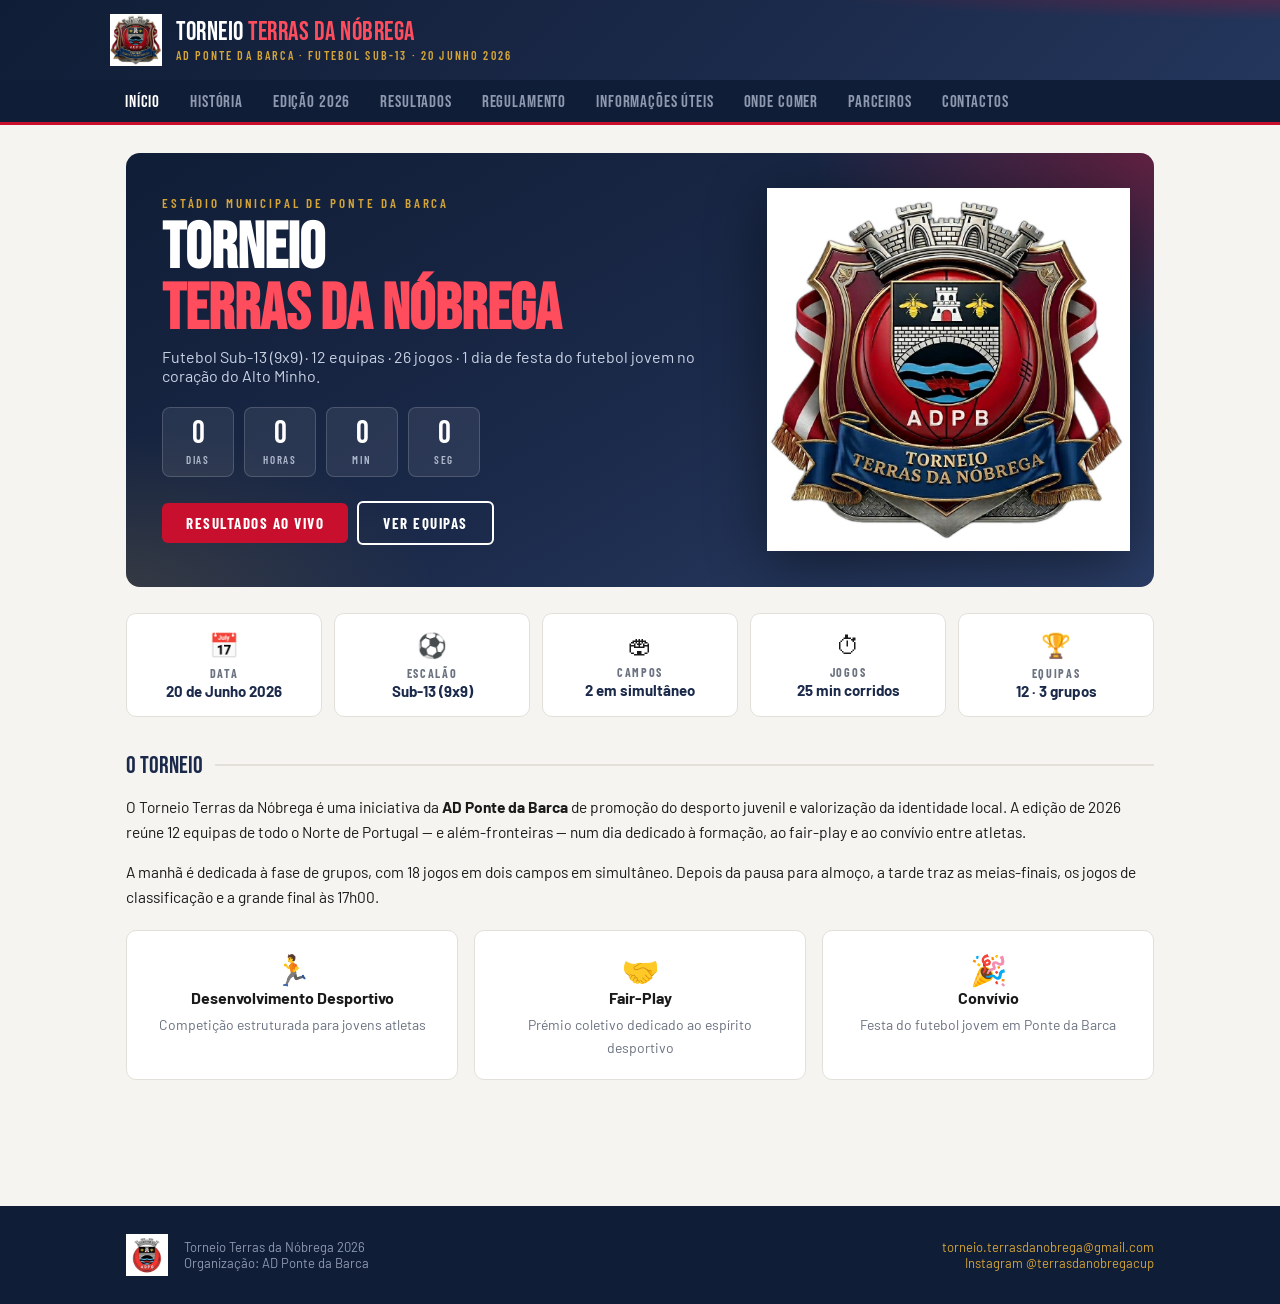
<file: index.html>
<!DOCTYPE html>
<html lang="pt">
<head>
<meta charset="UTF-8">
<meta name="viewport" content="width=device-width, initial-scale=1.0">
<title>Início — Torneio Terras da Nóbrega 2026</title>
<meta name="description" content="Torneio Terras da Nóbrega 2026 · Futebol Sub-13 · 20 de junho · Estádio Municipal de Ponte da Barca · AD Ponte da Barca">
<link rel="icon" href="assets/adpb.png">
<link rel="preconnect" href="https://fonts.googleapis.com">
<link href="https://fonts.googleapis.com/css2?family=Bebas+Neue&family=Barlow+Condensed:wght@500;600;700&family=Barlow:wght@400;500;600;700&display=swap" rel="stylesheet">
<link rel="stylesheet" href="assets/style.css">
</head>
<body>
<div class="topbar"><div class="topbar-inner">
  <img src="assets/crest.png" alt="Emblema Torneio Terras da Nóbrega">
  <div class="brand">
    <div class="t1">TORNEIO <span>TERRAS DA NÓBREGA</span></div>
    <div class="t2">AD Ponte da Barca · Futebol Sub-13 · 20 junho 2026</div>
  </div>
</div></div>
<nav><div class="nav-inner"><a href="index.html" class="on">Início</a><a href="historia.html" class="">História</a><a href="edicao-2026.html" class="">Edição 2026</a><a href="resultados.html" class="">Resultados</a><a href="regulamento.html" class="">Regulamento</a><a href="informacoes.html" class="">Informações Úteis</a><a href="onde-comer.html" class="">Onde Comer</a><a href="parceiros.html" class="">Parceiros</a><a href="contactos.html" class="">Contactos</a></div></nav>
<main>

<div class="hero">
  <div class="hero-text">
    <div class="eyebrow">Estádio Municipal de Ponte da Barca</div>
    <h1>TORNEIO<br><span>TERRAS DA NÓBREGA</span></h1>
    <div class="lead">Futebol Sub-13 (9x9) · 12 equipas · 26 jogos · 1 dia de festa do futebol jovem no coração do Alto Minho.</div>
    <div class="count" id="count">
      <div class="unit"><div class="num" id="cd-d">—</div><div class="lbl">Dias</div></div>
      <div class="unit"><div class="num" id="cd-h">—</div><div class="lbl">Horas</div></div>
      <div class="unit"><div class="num" id="cd-m">—</div><div class="lbl">Min</div></div>
      <div class="unit"><div class="num" id="cd-s">—</div><div class="lbl">Seg</div></div>
    </div>
    <a class="btn" href="resultados.html">Resultados ao Vivo</a>
    &nbsp;
    <a class="btn ghost" style="border-color:#fff;color:#fff" href="edicao-2026.html">Ver Equipas</a>
  </div>
  <div class="hero-img"><img src="assets/crest.png" alt="Emblema do Torneio"></div>
</div>

<div class="strip">
  <div class="item"><div class="ico">📅</div><div class="k">Data</div><div class="v">20 de Junho 2026</div></div>
  <div class="item"><div class="ico">⚽</div><div class="k">Escalão</div><div class="v">Sub-13 (9x9)</div></div>
  <div class="item"><div class="ico">🏟</div><div class="k">Campos</div><div class="v">2 em simultâneo</div></div>
  <div class="item"><div class="ico">⏱</div><div class="k">Jogos</div><div class="v">25 min corridos</div></div>
  <div class="item"><div class="ico">🏆</div><div class="k">Equipas</div><div class="v">12 · 3 grupos</div></div>
</div>

<div class="section-title">O Torneio</div>
<p>O Torneio Terras da Nóbrega é uma iniciativa da <b>AD Ponte da Barca</b> de promoção do desporto juvenil e valorização da identidade local. A edição de 2026 reúne 12 equipas de todo o Norte de Portugal — e além-fronteiras — num dia dedicado à formação, ao fair-play e ao convívio entre atletas.</p>
<p>A manhã é dedicada à fase de grupos, com 18 jogos em dois campos em simultâneo. Depois da pausa para almoço, a tarde traz as meias-finais, os jogos de classificação e a grande final às 17h00.</p>
<div class="grid-3" style="margin-top:20px">
  <div class="card" style="text-align:center"><div style="font-size:30px">🏃</div><b>Desenvolvimento Desportivo</b><p style="margin:6px 0 0;font-size:14px;color:var(--muted)">Competição estruturada para jovens atletas</p></div>
  <div class="card" style="text-align:center"><div style="font-size:30px">🤝</div><b>Fair-Play</b><p style="margin:6px 0 0;font-size:14px;color:var(--muted)">Prémio coletivo dedicado ao espírito desportivo</p></div>
  <div class="card" style="text-align:center"><div style="font-size:30px">🎉</div><b>Convívio</b><p style="margin:6px 0 0;font-size:14px;color:var(--muted)">Festa do futebol jovem em Ponte da Barca</p></div>
</div>
<script>
const target=new Date('2026-06-20T09:00:00+01:00').getTime();
function tick(){
  let d=target-Date.now(); if(d<0)d=0;
  document.getElementById('cd-d').textContent=Math.floor(d/864e5);
  document.getElementById('cd-h').textContent=Math.floor(d%864e5/36e5);
  document.getElementById('cd-m').textContent=Math.floor(d%36e5/6e4);
  document.getElementById('cd-s').textContent=Math.floor(d%6e4/1e3);
}
tick();setInterval(tick,1000);
</script>

</main>
<footer><div class="foot-inner">
  <img src="assets/adpb.png" alt="AD Ponte da Barca">
  <div>Torneio Terras da Nóbrega 2026<br>Organização: AD Ponte da Barca</div>
  <div class="foot-right">
    <a href="mailto:torneio.terrasdanobrega@gmail.com">torneio.terrasdanobrega@gmail.com</a><br>
    <a href="https://www.instagram.com/terrasdanobregacup" target="_blank" rel="noopener">Instagram @terrasdanobregacup</a>
  </div>
</div></footer>
</body>
</html>
</file>
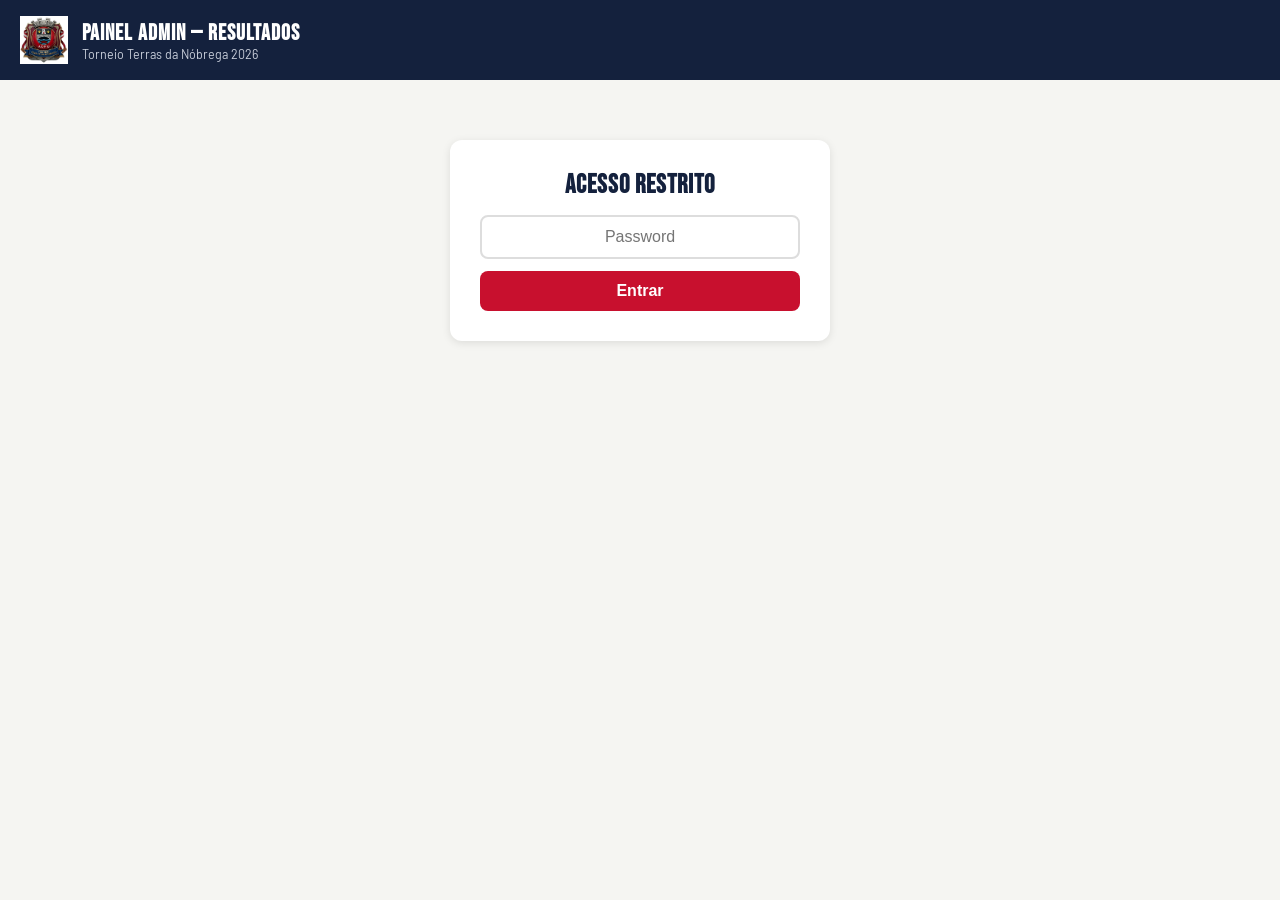
<file: admin.html>
<!DOCTYPE html>
<html lang="pt">
<head>
<meta charset="UTF-8">
<meta name="viewport" content="width=device-width, initial-scale=1.0">
<meta name="robots" content="noindex,nofollow">
<title>Admin — Torneio Terras da Nóbrega 2026</title>
<link href="https://fonts.googleapis.com/css2?family=Bebas+Neue&family=Barlow:wght@400;600;700&display=swap" rel="stylesheet">
<style>
:root{--vermelho:#C8102E;--navy:#14213D;--dourado:#C9A227;--fundo:#F5F5F2;--verde:#15803D}
*{margin:0;padding:0;box-sizing:border-box}
body{font-family:'Barlow',sans-serif;background:var(--fundo);color:var(--navy)}
header{background:var(--navy);color:#fff;padding:16px 20px;display:flex;align-items:center;gap:14px}
header img{height:48px}
header h1{font-family:'Bebas Neue',sans-serif;font-size:1.4rem;letter-spacing:1px}
header p{font-size:.78rem;color:#C9CFDB}
main{max-width:800px;margin:20px auto 60px;padding:0 14px}
.login{background:#fff;border-radius:12px;padding:30px;max-width:380px;margin:60px auto;text-align:center;box-shadow:0 2px 8px rgba(0,0,0,.1)}
.login h2{font-family:'Bebas Neue',sans-serif;font-size:1.6rem;letter-spacing:1px;margin-bottom:14px}
.login input{width:100%;padding:11px;border:2px solid #DDD;border-radius:8px;font-size:1rem;margin-bottom:12px;text-align:center}
.login button{width:100%;padding:11px;border:none;border-radius:8px;background:var(--vermelho);color:#fff;font-weight:700;font-size:1rem;cursor:pointer}
.erro-login{color:var(--vermelho);font-size:.85rem;margin-top:10px;display:none}
.seccao-titulo{font-family:'Bebas Neue',sans-serif;font-size:1.4rem;letter-spacing:1px;color:var(--vermelho);margin:24px 0 10px;border-bottom:3px solid var(--dourado);display:inline-block}

/* APURAMENTO */
.apuramento{background:#fff;border-radius:12px;padding:16px;margin-bottom:24px;box-shadow:0 1px 3px rgba(0,0,0,.08)}
.apuramento h3{font-family:'Bebas Neue',sans-serif;font-size:1.1rem;letter-spacing:1px;color:var(--navy);margin-bottom:12px}
.ap-grid{display:grid;grid-template-columns:1fr 1fr;gap:8px}
@media(max-width:500px){.ap-grid{grid-template-columns:1fr}}
.ap-item{background:var(--fundo);border-radius:8px;padding:10px 12px}
.ap-item .rot{font-size:.72rem;font-weight:700;text-transform:uppercase;letter-spacing:.5px;color:var(--cinza,#6B7280);margin-bottom:4px}
.ap-item .eqs{font-size:.88rem;font-weight:600}
.ap-item .eq-nome{display:block;padding:2px 0}
.ap-item .vs{font-size:.75rem;color:#9CA3AF;text-align:center;margin:2px 0}
.ap-pendente{color:#9CA3AF;font-style:italic;font-size:.85rem}
.ap-info{font-size:.78rem;color:#6B7280;margin-top:10px;background:#FDF6E3;border-radius:6px;padding:8px 10px}

/* SORTEIO MANUAL */
.sorteio{background:#FFF;border:2px solid var(--vermelho);border-radius:12px;padding:16px;margin-bottom:24px;box-shadow:0 1px 3px rgba(0,0,0,.08)}
.sorteio h3{font-family:'Bebas Neue',sans-serif;font-size:1.15rem;letter-spacing:1px;color:var(--vermelho);margin-bottom:6px}
.sorteio .aviso{font-size:.82rem;color:#6B7280;margin-bottom:14px;line-height:1.4}
.sorteio-bloco{background:var(--fundo);border-radius:8px;padding:12px;margin-bottom:12px}
.sorteio-bloco .cab{font-size:.78rem;font-weight:700;text-transform:uppercase;letter-spacing:.5px;color:var(--navy);margin-bottom:8px}
.sorteio-bloco .cab span{color:var(--vermelho)}
.sorteio-linha{display:flex;align-items:center;gap:8px;background:#fff;border-radius:8px;padding:8px 10px;margin-bottom:6px}
.sorteio-linha .pos{width:26px;height:26px;flex:none;display:flex;align-items:center;justify-content:center;background:var(--navy);color:#fff;border-radius:50%;font-weight:700;font-size:.8rem}
.sorteio-linha .nm{flex:1;font-weight:600;font-size:.9rem}
.sorteio-linha .setas{display:flex;gap:4px}
.sorteio-linha .setas button{width:32px;height:32px;border:none;border-radius:6px;background:#E5E7EB;color:var(--navy);font-weight:700;font-size:1rem;cursor:pointer;line-height:1}
.sorteio-linha .setas button:disabled{opacity:.3;cursor:default}
.sorteio-bloco .gravar{margin-top:8px;display:flex;gap:8px;align-items:center;flex-wrap:wrap}
.sorteio-bloco .gravar button{padding:8px 16px;border:none;border-radius:8px;background:var(--vermelho);color:#fff;font-weight:700;cursor:pointer;font-size:.85rem}
.sorteio-bloco .gravar .est{font-size:.8rem}

/* JOGOS */
.jogo{background:#fff;border-radius:10px;padding:14px;margin-bottom:10px;box-shadow:0 1px 3px rgba(0,0,0,.08)}
.jogo.guardado{border-left:5px solid var(--verde)}
.jogo .rot{font-family:'Bebas Neue',sans-serif;color:var(--dourado);letter-spacing:1px;font-size:.95rem}
.jogo .meta{font-size:.75rem;color:#6B7280;margin-bottom:8px}
.jogo .linha{display:grid;grid-template-columns:1fr 54px 16px 54px 1fr;gap:8px;align-items:center;margin-top:6px}
.jogo .eq{font-weight:600;font-size:.88rem}
.jogo .eq.casa{text-align:right}
.jogo input[type=number]{width:54px;padding:8px 4px;text-align:center;font-size:1.1rem;font-weight:700;border:2px solid #DDD;border-radius:8px}
.jogo .x{text-align:center;color:#999;font-weight:700}
.jogo .acoes{display:flex;gap:8px;margin-top:10px;flex-wrap:wrap}
.jogo .acoes button{padding:8px 14px;border:none;border-radius:8px;font-weight:700;cursor:pointer;font-size:.85rem}
.btn-guardar{background:var(--navy);color:#fff}
.btn-limpar{background:#E5E7EB;color:var(--navy)}
.jogo .pens-area{margin-top:8px;display:flex;gap:8px;align-items:center;font-size:.82rem;flex-wrap:wrap}
.jogo .pens-area input{width:48px;padding:6px 4px;text-align:center;font-size:.95rem;border:2px solid #DDD;border-radius:6px}
.jogo .estado{font-size:.8rem;margin-top:6px;min-height:1em}
.ok{color:var(--verde)}.erro-msg{color:var(--vermelho)}
.topo{display:flex;justify-content:space-between;align-items:center;flex-wrap:wrap;gap:10px;margin-bottom:16px}
.topo p{font-size:.82rem;color:#6B7280}
.topo button{padding:8px 14px;border:none;border-radius:8px;background:#E5E7EB;font-weight:700;cursor:pointer}
</style>
</head>
<body>
<header>
  <img src="assets/crest.png" alt="Emblema">
  <div><h1>PAINEL ADMIN — RESULTADOS</h1><p>Torneio Terras da Nóbrega 2026</p></div>
</header>
<main>
  <div id="login" class="login">
    <h2>Acesso Restrito</h2>
    <input type="password" id="pass" placeholder="Password" onkeydown="if(event.key==='Enter')entrar()">
    <button onclick="entrar()">Entrar</button>
    <div class="erro-login" id="login-erro">Password incorreta.</div>
  </div>
  <div id="painel" style="display:none">
    <div class="topo">
      <p>Insere o resultado e carrega em <b>Guardar</b>. O site atualiza automaticamente.</p>
      <button onclick="sair()">Sair</button>
    </div>
    <div id="apuramento-box"></div>
    <div id="lista"></div>
  </div>
</main>
<script>
const SB_URL="https://rqbqawqtwtivvnvdvmbj.supabase.co";
const SB_KEY="sb_publishable_IG0LApCfH0fTYDhcm0PeaA_xRvjSJRU";
let PASS=sessionStorage.getItem("ttn_pass")||"";
let EQUIPAS={},JOGOS=[];

async function sbGet(p){const r=await fetch(`${SB_URL}/rest/v1/${p}`,{headers:{apikey:SB_KEY,Authorization:`Bearer ${SB_KEY}`}});return r.json();}
async function sbRpc(fn,body){
  const r=await fetch(`${SB_URL}/rest/v1/rpc/${fn}`,{method:"POST",headers:{apikey:SB_KEY,Authorization:`Bearer ${SB_KEY}`,"Content-Type":"application/json"},body:JSON.stringify(body)});
  if(!r.ok){const e=await r.json().catch(()=>({}));throw new Error(e.message||"Erro");}
  return r.json();
}

async function entrar(){
  const p=document.getElementById("pass").value.trim();if(!p)return;
  try{await sbRpc("admin_update_jogo",{p_pass:p,p_jogo_id:-1,p_golos_casa:0,p_golos_fora:0});PASS=p;sessionStorage.setItem("ttn_pass",p);iniciar();}
  catch(e){if(e.message.includes("Password")){document.getElementById("login-erro").style.display="block";}else{PASS=p;sessionStorage.setItem("ttn_pass",p);iniciar();}}
}
function sair(){sessionStorage.removeItem("ttn_pass");location.reload();}

async function iniciar(){
  document.getElementById("login").style.display="none";
  document.getElementById("painel").style.display="block";
  await recarregar();
}
async function recarregar(){
  const[eqs,jgs]=await Promise.all([sbGet("equipas?select=*&order=id"),sbGet("jogos?select=*&order=ordem")]);
  EQUIPAS={};eqs.forEach(e=>EQUIPAS[e.id]=e);JOGOS=jgs;
  renderApuramento();
  render();
}

/* ---- LÓGICA APURAMENTO ---- */
function rankCriterio(s){return[s.pts,(s.gm-s.gs),s.gm,-s.gs,(s.eq&&s.eq.desempate)||0];}
function cmpRank(a,b){const ra=rankCriterio(a),rb=rankCriterio(b);for(let i=0;i<ra.length;i++){if(rb[i]!==ra[i])return rb[i]-ra[i];}return 0;}

function calcularGrupo(g){
  const eqs=Object.values(EQUIPAS).filter(e=>e.grupo===g);
  const st={};eqs.forEach(e=>st[e.id]={eq:e,j:0,v:0,e:0,d:0,gm:0,gs:0,pts:0});
  const jgs=JOGOS.filter(j=>j.fase==="grupo"&&j.grupo===g&&j.golos_casa!==null&&j.golos_fora!==null);
  jgs.forEach(j=>{
    const c=st[j.equipa_casa_id],f=st[j.equipa_fora_id];
    c.j++;f.j++;c.gm+=j.golos_casa;c.gs+=j.golos_fora;f.gm+=j.golos_fora;f.gs+=j.golos_casa;
    if(j.golos_casa>j.golos_fora){c.v++;f.d++;c.pts+=3;}
    else if(j.golos_casa<j.golos_fora){f.v++;c.d++;f.pts+=3;}
    else{c.e++;f.e++;c.pts++;f.pts++;}
  });
  const lista=Object.values(st);
  lista.sort((a,b)=>{
    if(b.pts!==a.pts)return b.pts-a.pts;
    const emp=lista.filter(x=>x.pts===a.pts);
    if(emp.length===2){
      const h2h=jgs.find(j=>(j.equipa_casa_id===a.eq.id&&j.equipa_fora_id===b.eq.id)||(j.equipa_casa_id===b.eq.id&&j.equipa_fora_id===a.eq.id));
      if(h2h){const ga=h2h.equipa_casa_id===a.eq.id?h2h.golos_casa:h2h.golos_fora;const gb=h2h.equipa_casa_id===b.eq.id?h2h.golos_casa:h2h.golos_fora;if(ga!==gb)return gb-ga;}
    }
    const da=a.gm-a.gs,db=b.gm-b.gs;if(db!==da)return db-da;if(b.gm!==a.gm)return b.gm-a.gm;if(a.gs!==b.gs)return a.gs-b.gs;
    // Critério 6: sorteio manual da organização (valor mais alto = melhor)
    if((b.eq.desempate||0)!==(a.eq.desempate||0))return(b.eq.desempate||0)-(a.eq.desempate||0);
    return 0;
  });
  return lista;
}

/* Deteta grupos de equipas que ficam EXATAMENTE iguais após todos os critérios
   automáticos (excluindo o sorteio manual). Devolve uma lista de "blocos" de
   empate, cada um com 2+ equipas que precisam de sorteio. */
function automaticoIgual(a,b,jgs){
  if(b.pts!==a.pts)return false;
  // confronto direto só se forem exatamente 2 com os mesmos pontos no grupo
  const da=a.gm-a.gs,db=b.gm-b.gs;
  if(db!==da)return false;
  if(b.gm!==a.gm)return false;
  if(a.gs!==b.gs)return false;
  // confronto direto entre os dois
  const h2h=jgs.find(j=>(j.equipa_casa_id===a.eq.id&&j.equipa_fora_id===b.eq.id)||(j.equipa_casa_id===b.eq.id&&j.equipa_fora_id===a.eq.id));
  if(h2h){const ga=h2h.equipa_casa_id===a.eq.id?h2h.golos_casa:h2h.golos_fora;const gb=h2h.equipa_casa_id===b.eq.id?h2h.golos_casa:h2h.golos_fora;if(ga!==gb)return false;}
  return true;
}

function blocosEmpate(g){
  const lista=calcularGrupo(g);
  const jgs=JOGOS.filter(j=>j.fase==="grupo"&&j.grupo===g&&j.golos_casa!==null&&j.golos_fora!==null);
  const blocos=[];let atual=[lista[0]];
  for(let i=1;i<lista.length;i++){
    if(automaticoIgual(lista[i-1],lista[i],jgs)){atual.push(lista[i]);}
    else{if(atual.length>1)blocos.push(atual);atual=[lista[i]];}
  }
  if(atual.length>1)blocos.push(atual);
  return blocos;
}

function grupoCompleto(g){return JOGOS.filter(j=>j.fase==="grupo"&&j.grupo===g).every(j=>j.golos_casa!==null&&j.golos_fora!==null);}
function faseGruposCompleta(){return["A","B","C"].every(grupoCompleto);}

function calcularApuramento(){
  if(!faseGruposCompleta())return null;
  const grupos={};["A","B","C"].forEach(g=>{grupos[g]=calcularGrupo(g);});
  const primeiros=["A","B","C"].map(g=>({...grupos[g][0],grupo:g}));
  const segundos=["A","B","C"].map(g=>({...grupos[g][1],grupo:g}));
  const terceiros=["A","B","C"].map(g=>({...grupos[g][2],grupo:g}));
  const quartos=["A","B","C"].map(g=>({...grupos[g][3],grupo:g}));
  segundos.sort(cmpRank);terceiros.sort(cmpRank);quartos.sort(cmpRank);
  return{
    mf1:{casa:primeiros.find(p=>p.grupo==="A").eq,fora:segundos[0].eq},
    mf2:{casa:primeiros.find(p=>p.grupo==="B").eq,fora:primeiros.find(p=>p.grupo==="C").eq},
    j56:{casa:segundos[1].eq,fora:segundos[2].eq},
    j78:{casa:terceiros[0].eq,fora:terceiros[1].eq},
    j910:{casa:terceiros[2].eq,fora:quartos[0].eq},
    j1112:{casa:quartos[1].eq,fora:quartos[2].eq},
  };
}

function jogosGrupoCompletos(){
  const total=JOGOS.filter(j=>j.fase==="grupo").length;
  const feitos=JOGOS.filter(j=>j.fase==="grupo"&&j.golos_casa!==null).length;
  return{total,feitos};
}

function renderApuramento(){
  const box=document.getElementById("apuramento-box");
  const{total,feitos}=jogosGrupoCompletos();
  if(feitos===0){box.innerHTML="";return;}

  const ap=calcularApuramento();
  let html=`<div class="apuramento">
    <h3>⚽ Apuramento Automático</h3>`;

  if(!ap){
    html+=`<p class="ap-pendente">Fase de grupos incompleta (${feitos}/${total} jogos). O apuramento aparece quando todos os jogos de grupo tiverem resultado.</p>`;
  }else{
    const par=(rot,c,f)=>`<div class="ap-item">
      <div class="rot">${rot}</div>
      <div class="eqs">
        <span class="eq-nome">${c.nome}</span>
        <span class="vs">vs</span>
        <span class="eq-nome">${f.nome}</span>
      </div></div>`;
    html+=`<div class="ap-grid">
      ${par("Meia-Final 1",ap.mf1.casa,ap.mf1.fora)}
      ${par("Meia-Final 2",ap.mf2.casa,ap.mf2.fora)}
      ${par("5º/6º Lugar",ap.j56.casa,ap.j56.fora)}
      ${par("7º/8º Lugar",ap.j78.casa,ap.j78.fora)}
      ${par("9º/10º Lugar",ap.j910.casa,ap.j910.fora)}
      ${par("11º/12º Lugar",ap.j1112.casa,ap.j1112.fora)}
    </div>
    <p class="ap-info">ℹ️ Estes pares são calculados automaticamente com base nos resultados. Não precisas de definir as equipas manualmente nos jogos de classificação — o site público já as mostra corretamente.</p>`;
  }
  html+=`</div>`;
  box.innerHTML=html;
  renderSorteio();
}

/* ---- SORTEIO MANUAL (critério 6) ---- */
let SORTEIO_ORDEM={}; // grupo|idx -> [ids ordenados manualmente]

function renderSorteio(){
  let box=document.getElementById("sorteio-box");
  if(!box){box=document.createElement("div");box.id="sorteio-box";document.getElementById("apuramento-box").after(box);}
  let blocos=[];
  ["A","B","C"].forEach(g=>{
    if(!grupoCompleto(g))return;
    blocosEmpate(g).forEach((bloco,i)=>{blocos.push({g,i,bloco});});
  });
  if(blocos.length===0){box.innerHTML="";return;}

  let html=`<div class="sorteio">
    <h3>🎲 Sorteio Manual Necessário</h3>
    <p class="aviso">Há equipas <b>exatamente empatadas</b> após todos os critérios automáticos (pontos, confronto direto, diferença de golos, golos marcados e sofridos). Pelo Regulamento (critério 6), a ordem é definida por sorteio da organização. Define a ordem abaixo e grava — o site público e o apuramento passam a respeitá-la.</p>`;

  blocos.forEach(({g,i,bloco})=>{
    const chave=g+"|"+i;
    // ordem inicial: a guardada manualmente (se já houver desempate>0) ou a ordem atual
    if(!SORTEIO_ORDEM[chave]){
      const ordenado=[...bloco].sort((a,b)=>(b.eq.desempate||0)-(a.eq.desempate||0));
      SORTEIO_ORDEM[chave]=ordenado.map(x=>x.eq.id);
    }
    const ids=SORTEIO_ORDEM[chave];
    html+=`<div class="sorteio-bloco">
      <div class="cab">Grupo <span>${g}</span> — ${bloco.length} equipas empatadas (${bloco[0].pts} pts)</div>`;
    ids.forEach((id,pos)=>{
      const eq=EQUIPAS[id];
      html+=`<div class="sorteio-linha">
        <div class="pos">${pos+1}</div>
        <div class="nm">${eq.nome_curto}</div>
        <div class="setas">
          <button onclick="moverSorteio('${chave}',${pos},-1)" ${pos===0?"disabled":""}>↑</button>
          <button onclick="moverSorteio('${chave}',${pos},1)" ${pos===ids.length-1?"disabled":""}>↓</button>
        </div>
      </div>`;
    });
    html+=`<div class="gravar">
      <button onclick="gravarSorteio('${chave}')">Gravar ordem</button>
      <span class="est" id="sorteio-est-${g}-${i}"></span>
    </div></div>`;
  });
  html+=`</div>`;
  box.innerHTML=html;
}

function moverSorteio(chave,pos,dir){
  const ids=SORTEIO_ORDEM[chave];
  const novo=pos+dir;
  if(novo<0||novo>=ids.length)return;
  [ids[pos],ids[novo]]=[ids[novo],ids[pos]];
  renderSorteio();
}

async function gravarSorteio(chave){
  const ids=SORTEIO_ORDEM[chave];
  const [g,i]=chave.split("|");
  const est=document.getElementById(`sorteio-est-${g}-${i}`);
  // valor mais alto = melhor: o 1º da lista recebe o valor mais alto
  try{
    for(let pos=0;pos<ids.length;pos++){
      const valor=ids.length-pos; // 1º -> N, último -> 1
      await sbRpc("admin_set_desempate",{p_pass:PASS,p_equipa_id:ids[pos],p_valor:valor});
      EQUIPAS[ids[pos]].desempate=valor;
    }
    est.textContent="✓ Ordem gravada";est.className="est ok";
    renderApuramento();
    setTimeout(()=>{est.textContent="";},3000);
  }catch(e){est.textContent="Erro: "+e.message;est.className="est erro-msg";}
}

/* ---- RENDER JOGOS ADMIN ---- */
function nomeJogo(j,lado){
  const id=lado==="casa"?j.equipa_casa_id:j.equipa_fora_id;
  if(id)return EQUIPAS[id].nome_curto;
  return(lado==="casa"?j.desc_casa:j.desc_fora)||"A definir";
}

function render(){
  const alvo=document.getElementById("lista");
  let html="";
  const seccoes=[
    ["Grupo A",j=>j.fase==="grupo"&&j.grupo==="A"],
    ["Grupo B",j=>j.fase==="grupo"&&j.grupo==="B"],
    ["Grupo C",j=>j.fase==="grupo"&&j.grupo==="C"],
    ["Fase Final",j=>j.fase!=="grupo"]
  ];
  seccoes.forEach(([titulo,filtro])=>{
    html+=`<div class="seccao-titulo">${titulo}</div>`;
    JOGOS.filter(filtro).forEach(j=>{
      const temRes=j.golos_casa!==null;
      const ehFF=j.fase!=="grupo";
      html+=`<div class="jogo${temRes?" guardado":""}" id="jogo-${j.id}">
        <div class="rot">Jogo ${j.ordem}${j.rotulo?" · "+j.rotulo:""}</div>
        <div class="meta">⏰ ${j.hora||"—"} · Campo ${j.campo||"—"}</div>
        <div class="linha">
          <div class="eq casa">${nomeJogo(j,"casa")}</div>
          <input type="number" min="0" id="gc-${j.id}" value="${j.golos_casa??""}" placeholder="–">
          <div class="x">×</div>
          <input type="number" min="0" id="gf-${j.id}" value="${j.golos_fora??""}" placeholder="–">
          <div class="eq">${nomeJogo(j,"fora")}</div>
        </div>`;
      if(ehFF){
        html+=`<div class="pens-area">
          <span>G. penalidades (se empate):</span>
          <input type="number" min="0" id="pc-${j.id}" value="${j.pen_casa??""}" placeholder="–">
          <span>×</span>
          <input type="number" min="0" id="pf-${j.id}" value="${j.pen_fora??""}" placeholder="–">
        </div>`;
      }
      html+=`<div class="acoes">
        <button class="btn-guardar" onclick="guardar(${j.id},${ehFF})">Guardar</button>
        <button class="btn-limpar" onclick="limpar(${j.id})">Limpar</button>
      </div>
      <div class="estado" id="estado-${j.id}"></div></div>`;
    });
  });
  alvo.innerHTML=html;
}

function setEstado(id,msg,ok){
  const el=document.getElementById("estado-"+id);
  el.textContent=msg;el.className="estado "+(ok?"ok":"erro-msg");
  if(ok)setTimeout(()=>{el.textContent="";},3000);
}

async function guardar(id,comPens){
  const gc=document.getElementById("gc-"+id).value;
  const gf=document.getElementById("gf-"+id).value;
  if(gc===""||gf===""){setEstado(id,"Preenche os dois resultados.",false);return;}
  const body={p_pass:PASS,p_jogo_id:id,p_golos_casa:+gc,p_golos_fora:+gf};
  if(comPens){
    const pc=document.getElementById("pc-"+id).value;
    const pf=document.getElementById("pf-"+id).value;
    body.p_pen_casa=pc===""?null:+pc;body.p_pen_fora=pf===""?null:+pf;
  }
  try{
    await sbRpc("admin_update_jogo",body);
    setEstado(id,"✓ Guardado",true);
    document.getElementById("jogo-"+id).classList.add("guardado");
    const j=JOGOS.find(x=>x.id===id);
    j.golos_casa=+gc;j.golos_fora=+gf;
    renderApuramento();
  }catch(e){setEstado(id,"Erro: "+e.message,false);}
}

async function limpar(id){
  try{
    await sbRpc("admin_limpar_jogo",{p_pass:PASS,p_jogo_id:id});
    ["gc","gf","pc","pf"].forEach(p=>{const el=document.getElementById(p+"-"+id);if(el)el.value="";});
    document.getElementById("jogo-"+id).classList.remove("guardado");
    setEstado(id,"✓ Resultado limpo",true);
    const j=JOGOS.find(x=>x.id===id);j.golos_casa=null;j.golos_fora=null;
    renderApuramento();
  }catch(e){setEstado(id,"Erro: "+e.message,false);}
}

if(PASS)iniciar();
</script>
</body>
</html>
</file>
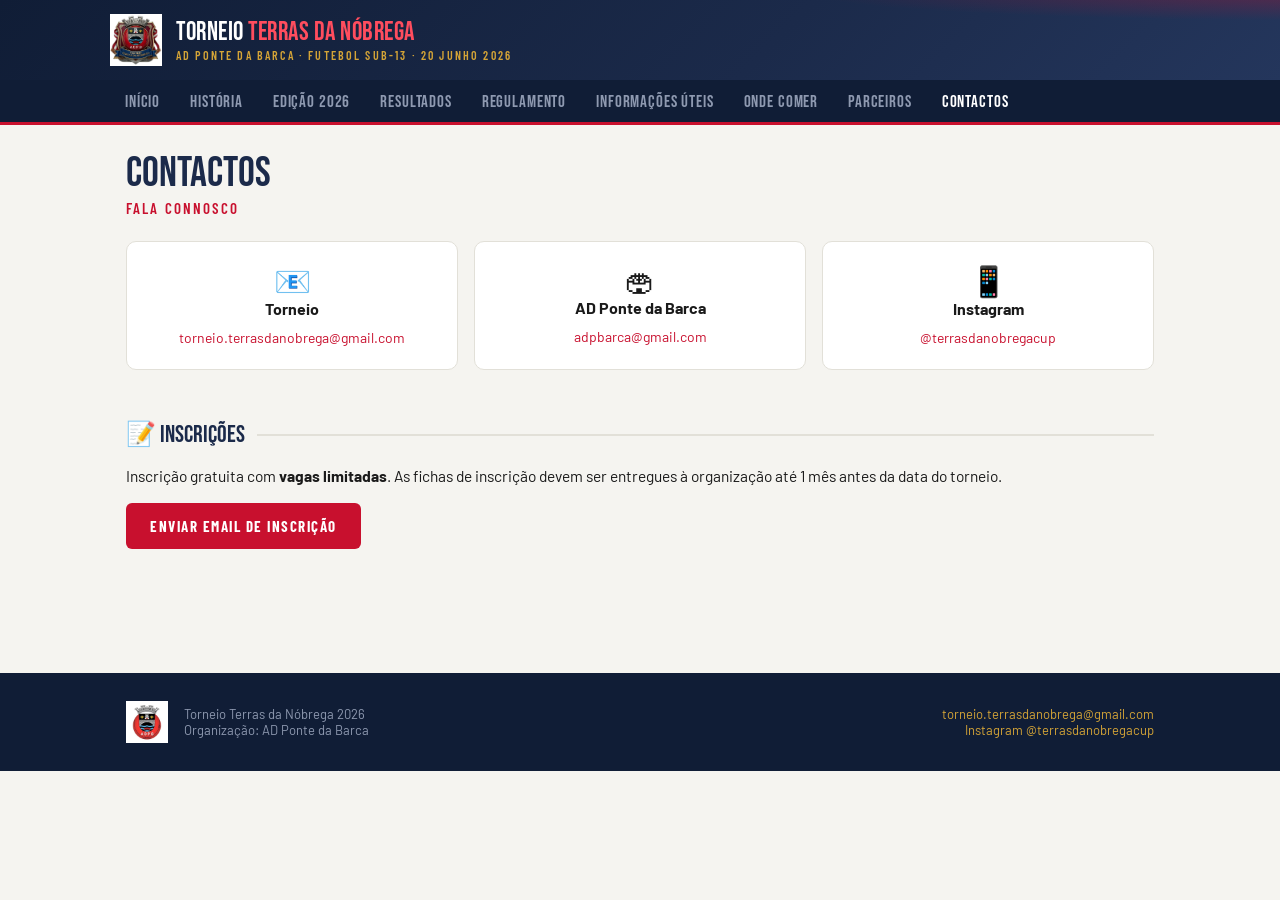
<file: contactos.html>
<!DOCTYPE html>
<html lang="pt">
<head>
<meta charset="UTF-8">
<meta name="viewport" content="width=device-width, initial-scale=1.0">
<title>Contactos — Torneio Terras da Nóbrega 2026</title>
<meta name="description" content="Torneio Terras da Nóbrega 2026 · Futebol Sub-13 · 20 de junho · Estádio Municipal de Ponte da Barca · AD Ponte da Barca">
<link rel="icon" href="assets/adpb.png">
<link rel="preconnect" href="https://fonts.googleapis.com">
<link href="https://fonts.googleapis.com/css2?family=Bebas+Neue&family=Barlow+Condensed:wght@500;600;700&family=Barlow:wght@400;500;600;700&display=swap" rel="stylesheet">
<link rel="stylesheet" href="assets/style.css">
</head>
<body>
<div class="topbar"><div class="topbar-inner">
  <img src="assets/crest.png" alt="Emblema Torneio Terras da Nóbrega">
  <div class="brand">
    <div class="t1">TORNEIO <span>TERRAS DA NÓBREGA</span></div>
    <div class="t2">AD Ponte da Barca · Futebol Sub-13 · 20 junho 2026</div>
  </div>
</div></div>
<nav><div class="nav-inner"><a href="index.html" class="">Início</a><a href="historia.html" class="">História</a><a href="edicao-2026.html" class="">Edição 2026</a><a href="resultados.html" class="">Resultados</a><a href="regulamento.html" class="">Regulamento</a><a href="informacoes.html" class="">Informações Úteis</a><a href="onde-comer.html" class="">Onde Comer</a><a href="parceiros.html" class="">Parceiros</a><a href="contactos.html" class="on">Contactos</a></div></nav>
<main>

<div class="page-title">Contactos</div>
<div class="page-sub">Fala connosco</div>
<div class="grid-3">
  <div class="card" style="text-align:center">
    <div style="font-size:30px">📧</div>
    <b>Torneio</b>
    <p style="margin:8px 0 0;font-size:14px"><a href="mailto:torneio.terrasdanobrega@gmail.com">torneio.terrasdanobrega@gmail.com</a></p>
  </div>
  <div class="card" style="text-align:center">
    <div style="font-size:30px">🏟</div>
    <b>AD Ponte da Barca</b>
    <p style="margin:8px 0 0;font-size:14px"><a href="mailto:adpbarca@gmail.com">adpbarca@gmail.com</a></p>
  </div>
  <div class="card" style="text-align:center">
    <div style="font-size:30px">📱</div>
    <b>Instagram</b>
    <p style="margin:8px 0 0;font-size:14px"><a href="https://www.instagram.com/terrasdanobregacup" target="_blank" rel="noopener">@terrasdanobregacup</a></p>
  </div>
</div>
<div class="section-title">📝 Inscrições</div>
<p>Inscrição gratuita com <b>vagas limitadas</b>. As fichas de inscrição devem ser entregues à organização até 1 mês antes da data do torneio.</p>
<p><a class="btn" href="mailto:torneio.terrasdanobrega@gmail.com?subject=Inscri%C3%A7%C3%A3o%20Torneio%20Terras%20da%20N%C3%B3brega%202026">Enviar Email de Inscrição</a></p>

</main>
<footer><div class="foot-inner">
  <img src="assets/adpb.png" alt="AD Ponte da Barca">
  <div>Torneio Terras da Nóbrega 2026<br>Organização: AD Ponte da Barca</div>
  <div class="foot-right">
    <a href="mailto:torneio.terrasdanobrega@gmail.com">torneio.terrasdanobrega@gmail.com</a><br>
    <a href="https://www.instagram.com/terrasdanobregacup" target="_blank" rel="noopener">Instagram @terrasdanobregacup</a>
  </div>
</div></footer>
</body>
</html>
</file>
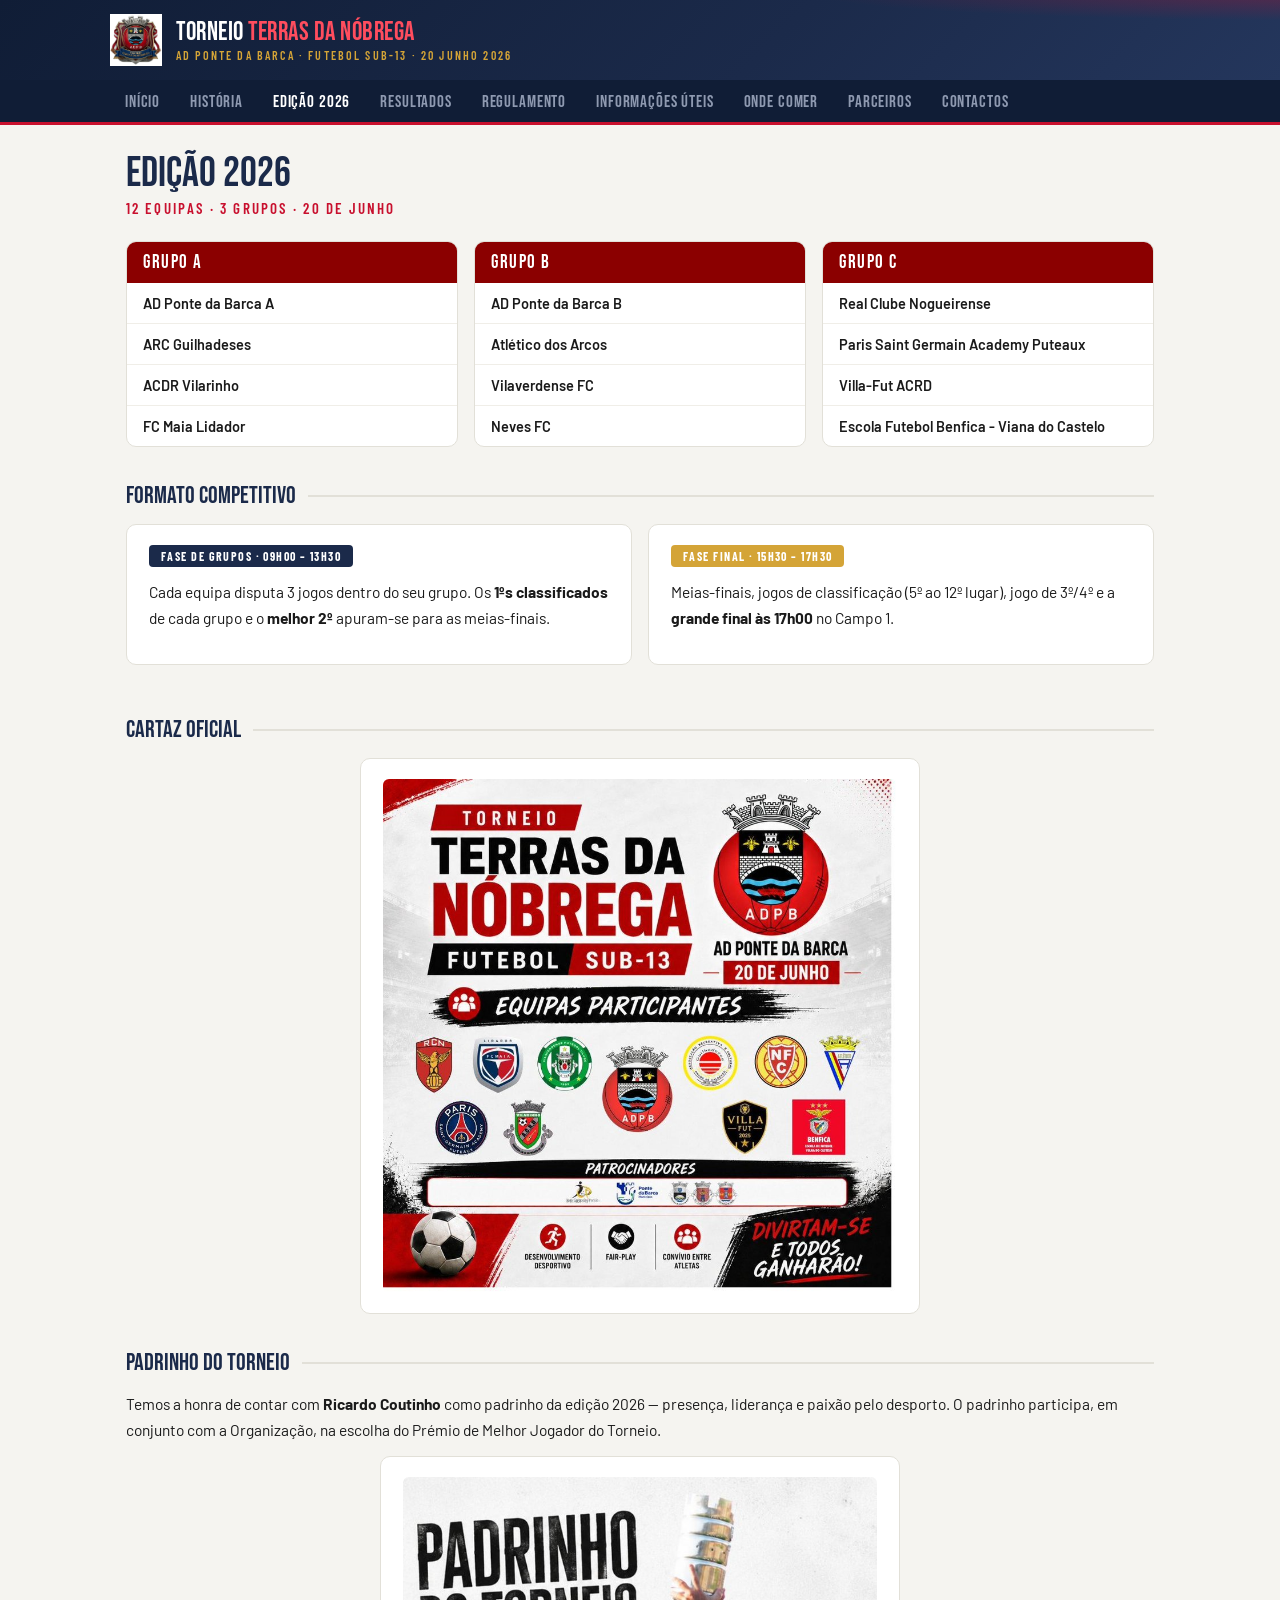
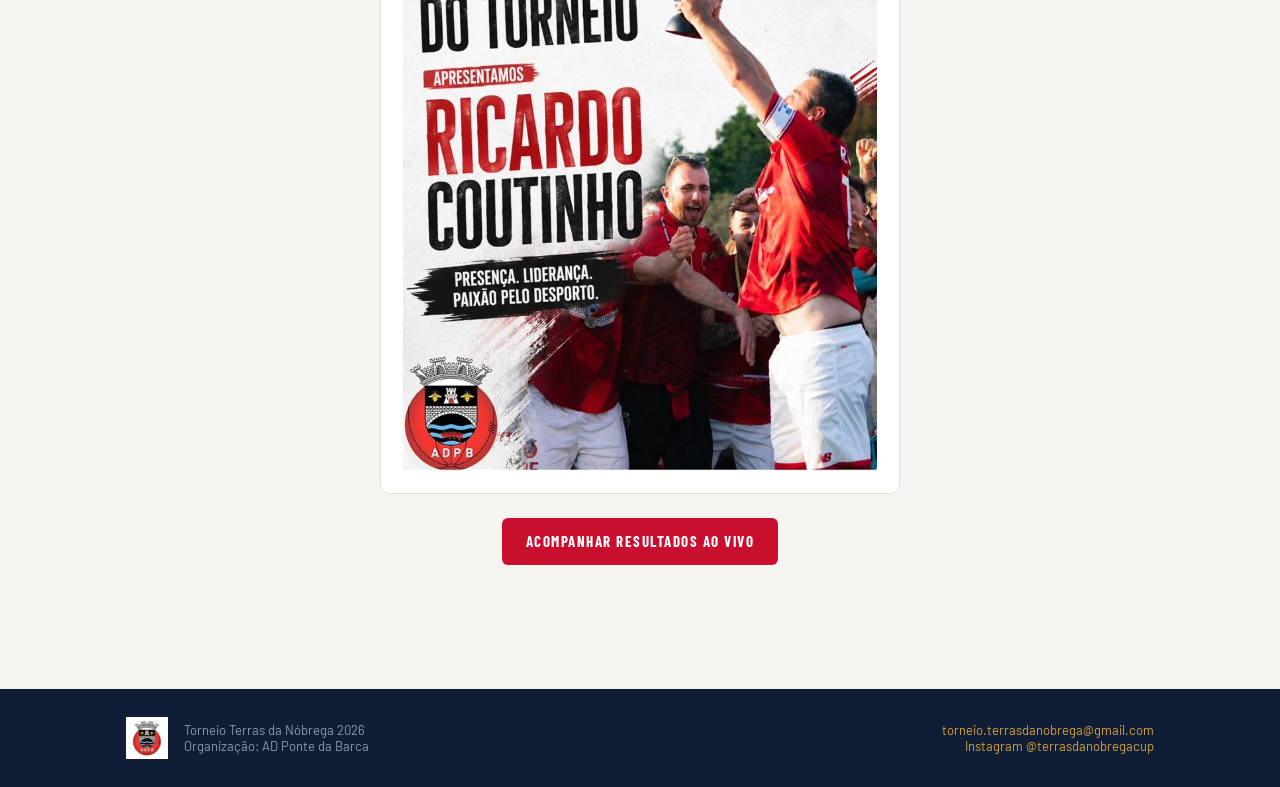
<file: edicao-2026.html>
<!DOCTYPE html>
<html lang="pt">
<head>
<meta charset="UTF-8">
<meta name="viewport" content="width=device-width, initial-scale=1.0">
<title>Edição 2026 — Torneio Terras da Nóbrega 2026</title>
<meta name="description" content="Torneio Terras da Nóbrega 2026 · Futebol Sub-13 · 20 de junho · Estádio Municipal de Ponte da Barca · AD Ponte da Barca">
<link rel="icon" href="assets/adpb.png">
<link rel="preconnect" href="https://fonts.googleapis.com">
<link href="https://fonts.googleapis.com/css2?family=Bebas+Neue&family=Barlow+Condensed:wght@500;600;700&family=Barlow:wght@400;500;600;700&display=swap" rel="stylesheet">
<link rel="stylesheet" href="assets/style.css">
</head>
<body>
<div class="topbar"><div class="topbar-inner">
  <img src="assets/crest.png" alt="Emblema Torneio Terras da Nóbrega">
  <div class="brand">
    <div class="t1">TORNEIO <span>TERRAS DA NÓBREGA</span></div>
    <div class="t2">AD Ponte da Barca · Futebol Sub-13 · 20 junho 2026</div>
  </div>
</div></div>
<nav><div class="nav-inner"><a href="index.html" class="">Início</a><a href="historia.html" class="">História</a><a href="edicao-2026.html" class="on">Edição 2026</a><a href="resultados.html" class="">Resultados</a><a href="regulamento.html" class="">Regulamento</a><a href="informacoes.html" class="">Informações Úteis</a><a href="onde-comer.html" class="">Onde Comer</a><a href="parceiros.html" class="">Parceiros</a><a href="contactos.html" class="">Contactos</a></div></nav>
<main>

<div class="page-title">Edição 2026</div>
<div class="page-sub">12 equipas · 3 grupos · 20 de junho</div>
<div class="grid-3">
  <div class="gcard"><div class="ghead">Grupo A</div><ul>
    <li>AD Ponte da Barca A</li><li>ARC Guilhadeses</li><li>ACDR Vilarinho</li><li>FC Maia Lidador</li>
  </ul></div>
  <div class="gcard"><div class="ghead">Grupo B</div><ul>
    <li>AD Ponte da Barca B</li><li>Atlético dos Arcos</li><li>Vilaverdense FC</li><li>Neves FC</li>
  </ul></div>
  <div class="gcard"><div class="ghead">Grupo C</div><ul>
    <li>Real Clube Nogueirense</li><li>Paris Saint Germain Academy Puteaux</li><li>Villa-Fut ACRD</li><li>Escola Futebol Benfica - Viana do Castelo</li>
  </ul></div>
</div>

<div class="section-title">Formato Competitivo</div>
<div class="grid-2">
  <div class="card">
    <span class="pill">Fase de Grupos · 09h00 – 13h30</span>
    <p style="margin-top:12px">Cada equipa disputa 3 jogos dentro do seu grupo. Os <b>1ºs classificados</b> de cada grupo e o <b>melhor 2º</b> apuram-se para as meias-finais.</p>
  </div>
  <div class="card">
    <span class="pill gold">Fase Final · 15h30 – 17h30</span>
    <p style="margin-top:12px">Meias-finais, jogos de classificação (5º ao 12º lugar), jogo de 3º/4º e a <b>grande final às 17h00</b> no Campo 1.</p>
  </div>
</div>

<div class="section-title">Cartaz Oficial</div>
<div class="card" style="max-width:560px;margin:0 auto"><img src="assets/cartaz-equipas.jpg" alt="Cartaz oficial do Torneio Terras da Nóbrega 2026 com as equipas participantes" style="border-radius:6px"></div>

<div class="section-title">Padrinho do Torneio</div>
<p>Temos a honra de contar com <b>Ricardo Coutinho</b> como padrinho da edição 2026 — presença, liderança e paixão pelo desporto. O padrinho participa, em conjunto com a Organização, na escolha do Prémio de Melhor Jogador do Torneio.</p>
<div class="card" style="max-width:520px;margin:0 auto"><img src="assets/cartaz-padrinho.jpg" alt="Padrinho do Torneio — Ricardo Coutinho" style="border-radius:6px"></div>

<p style="text-align:center;margin-top:24px"><a class="btn" href="resultados.html">Acompanhar Resultados ao Vivo</a></p>

</main>
<footer><div class="foot-inner">
  <img src="assets/adpb.png" alt="AD Ponte da Barca">
  <div>Torneio Terras da Nóbrega 2026<br>Organização: AD Ponte da Barca</div>
  <div class="foot-right">
    <a href="mailto:torneio.terrasdanobrega@gmail.com">torneio.terrasdanobrega@gmail.com</a><br>
    <a href="https://www.instagram.com/terrasdanobregacup" target="_blank" rel="noopener">Instagram @terrasdanobregacup</a>
  </div>
</div></footer>
</body>
</html>
</file>
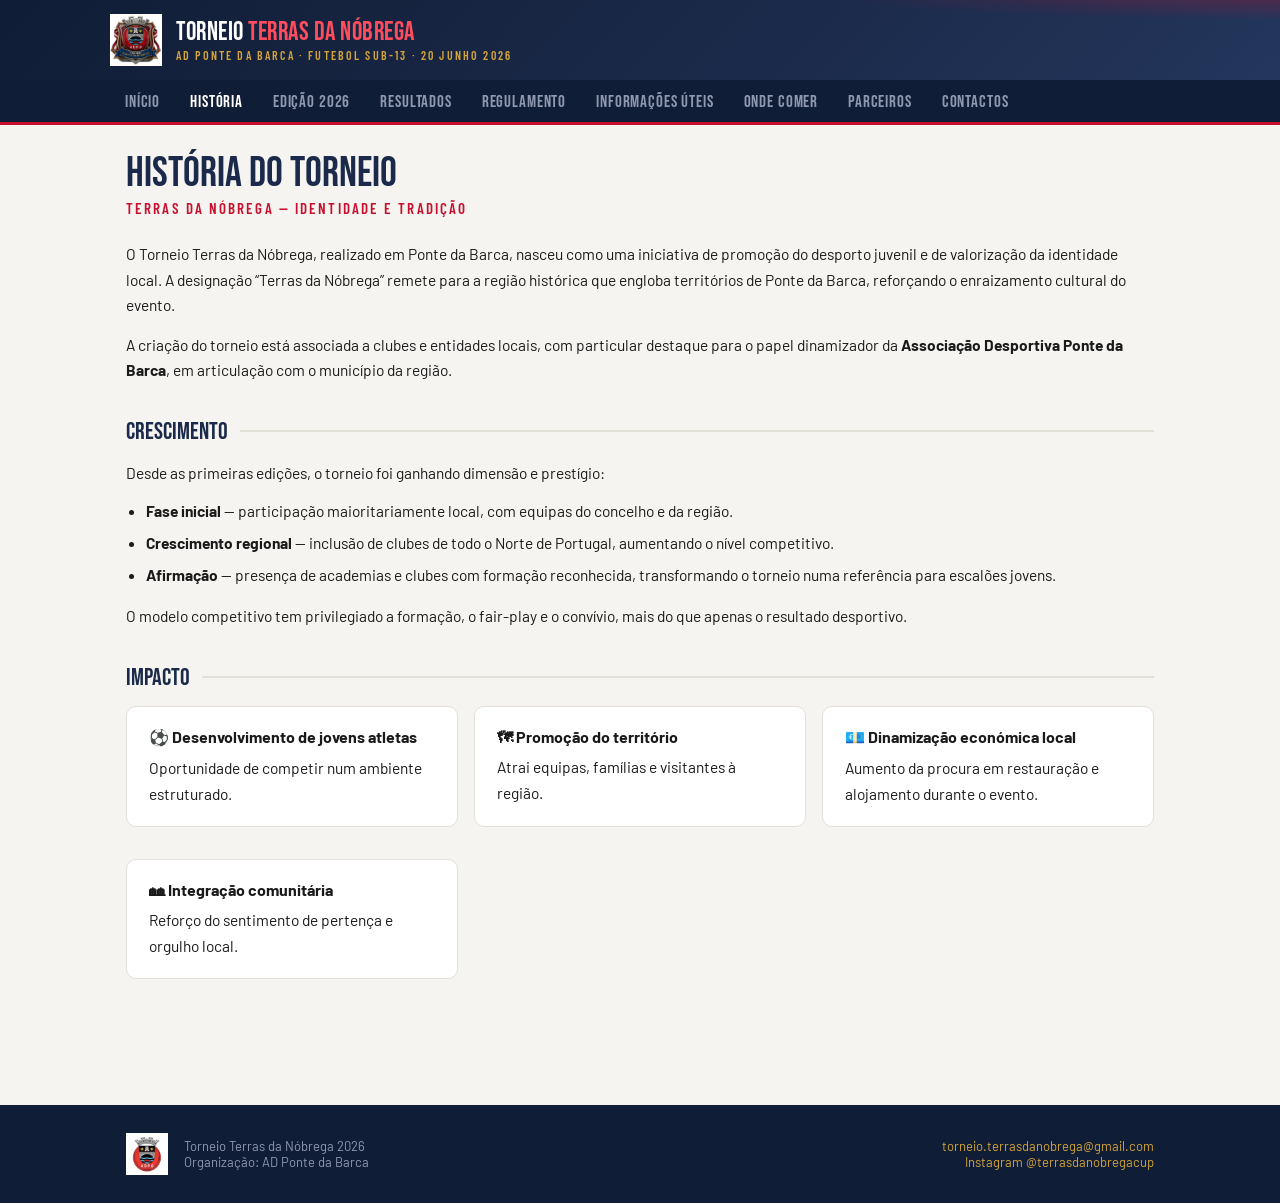
<file: historia.html>
<!DOCTYPE html>
<html lang="pt">
<head>
<meta charset="UTF-8">
<meta name="viewport" content="width=device-width, initial-scale=1.0">
<title>História do Torneio — Torneio Terras da Nóbrega 2026</title>
<meta name="description" content="Torneio Terras da Nóbrega 2026 · Futebol Sub-13 · 20 de junho · Estádio Municipal de Ponte da Barca · AD Ponte da Barca">
<link rel="icon" href="assets/adpb.png">
<link rel="preconnect" href="https://fonts.googleapis.com">
<link href="https://fonts.googleapis.com/css2?family=Bebas+Neue&family=Barlow+Condensed:wght@500;600;700&family=Barlow:wght@400;500;600;700&display=swap" rel="stylesheet">
<link rel="stylesheet" href="assets/style.css">
</head>
<body>
<div class="topbar"><div class="topbar-inner">
  <img src="assets/crest.png" alt="Emblema Torneio Terras da Nóbrega">
  <div class="brand">
    <div class="t1">TORNEIO <span>TERRAS DA NÓBREGA</span></div>
    <div class="t2">AD Ponte da Barca · Futebol Sub-13 · 20 junho 2026</div>
  </div>
</div></div>
<nav><div class="nav-inner"><a href="index.html" class="">Início</a><a href="historia.html" class="on">História</a><a href="edicao-2026.html" class="">Edição 2026</a><a href="resultados.html" class="">Resultados</a><a href="regulamento.html" class="">Regulamento</a><a href="informacoes.html" class="">Informações Úteis</a><a href="onde-comer.html" class="">Onde Comer</a><a href="parceiros.html" class="">Parceiros</a><a href="contactos.html" class="">Contactos</a></div></nav>
<main>

<div class="page-title">História do Torneio</div>
<div class="page-sub">Terras da Nóbrega — identidade e tradição</div>
<p>O Torneio Terras da Nóbrega, realizado em Ponte da Barca, nasceu como uma iniciativa de promoção do desporto juvenil e de valorização da identidade local. A designação “Terras da Nóbrega” remete para a região histórica que engloba territórios de Ponte da Barca, reforçando o enraizamento cultural do evento.</p>
<p>A criação do torneio está associada a clubes e entidades locais, com particular destaque para o papel dinamizador da <b>Associação Desportiva Ponte da Barca</b>, em articulação com o município da região.</p>

<div class="section-title">Crescimento</div>
<p>Desde as primeiras edições, o torneio foi ganhando dimensão e prestígio:</p>
<ul class="list">
  <li><b>Fase inicial</b> — participação maioritariamente local, com equipas do concelho e da região.</li>
  <li><b>Crescimento regional</b> — inclusão de clubes de todo o Norte de Portugal, aumentando o nível competitivo.</li>
  <li><b>Afirmação</b> — presença de academias e clubes com formação reconhecida, transformando o torneio numa referência para escalões jovens.</li>
</ul>
<p>O modelo competitivo tem privilegiado a formação, o fair-play e o convívio, mais do que apenas o resultado desportivo.</p>

<div class="section-title">Impacto</div>
<div class="grid-2">
  <div class="card"><b>⚽ Desenvolvimento de jovens atletas</b><p style="margin:8px 0 0">Oportunidade de competir num ambiente estruturado.</p></div>
  <div class="card"><b>🗺 Promoção do território</b><p style="margin:8px 0 0">Atrai equipas, famílias e visitantes à região.</p></div>
  <div class="card"><b>💶 Dinamização económica local</b><p style="margin:8px 0 0">Aumento da procura em restauração e alojamento durante o evento.</p></div>
  <div class="card"><b>🏘 Integração comunitária</b><p style="margin:8px 0 0">Reforço do sentimento de pertença e orgulho local.</p></div>
</div>

</main>
<footer><div class="foot-inner">
  <img src="assets/adpb.png" alt="AD Ponte da Barca">
  <div>Torneio Terras da Nóbrega 2026<br>Organização: AD Ponte da Barca</div>
  <div class="foot-right">
    <a href="mailto:torneio.terrasdanobrega@gmail.com">torneio.terrasdanobrega@gmail.com</a><br>
    <a href="https://www.instagram.com/terrasdanobregacup" target="_blank" rel="noopener">Instagram @terrasdanobregacup</a>
  </div>
</div></footer>
</body>
</html>
</file>
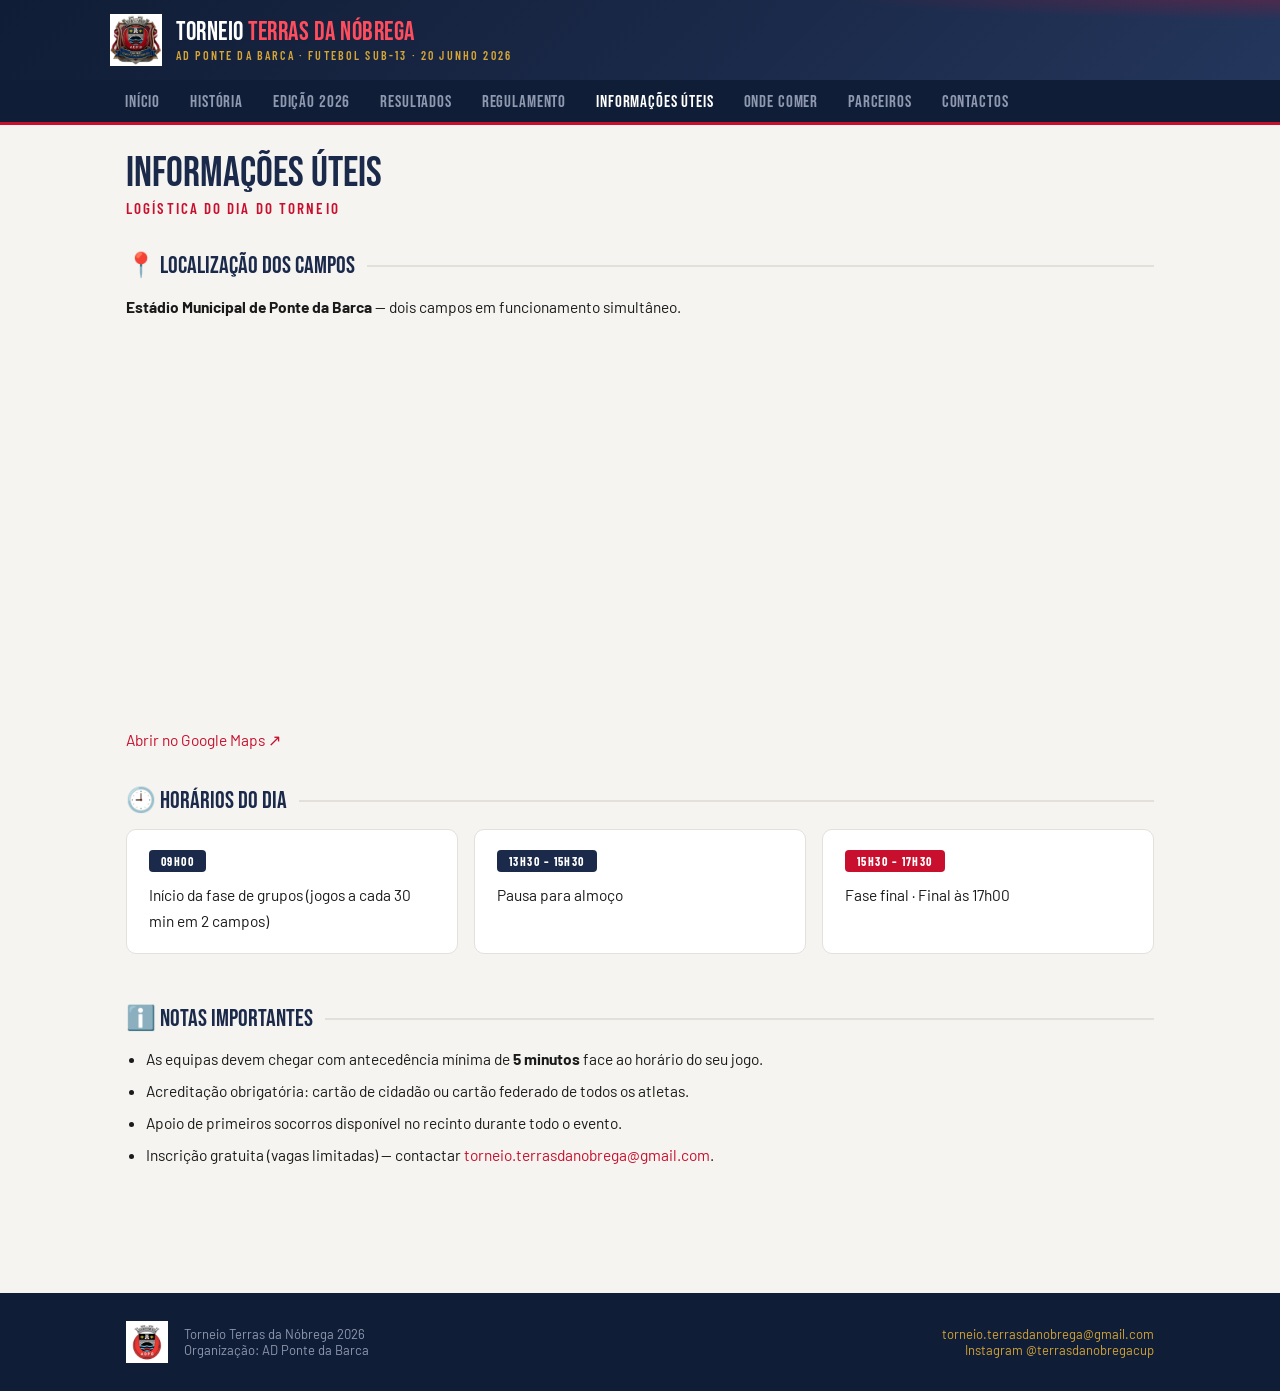
<file: informacoes.html>
<!DOCTYPE html>
<html lang="pt">
<head>
<meta charset="UTF-8">
<meta name="viewport" content="width=device-width, initial-scale=1.0">
<title>Informações Úteis — Torneio Terras da Nóbrega 2026</title>
<meta name="description" content="Torneio Terras da Nóbrega 2026 · Futebol Sub-13 · 20 de junho · Estádio Municipal de Ponte da Barca · AD Ponte da Barca">
<link rel="icon" href="assets/adpb.png">
<link rel="preconnect" href="https://fonts.googleapis.com">
<link href="https://fonts.googleapis.com/css2?family=Bebas+Neue&family=Barlow+Condensed:wght@500;600;700&family=Barlow:wght@400;500;600;700&display=swap" rel="stylesheet">
<link rel="stylesheet" href="assets/style.css">
</head>
<body>
<div class="topbar"><div class="topbar-inner">
  <img src="assets/crest.png" alt="Emblema Torneio Terras da Nóbrega">
  <div class="brand">
    <div class="t1">TORNEIO <span>TERRAS DA NÓBREGA</span></div>
    <div class="t2">AD Ponte da Barca · Futebol Sub-13 · 20 junho 2026</div>
  </div>
</div></div>
<nav><div class="nav-inner"><a href="index.html" class="">Início</a><a href="historia.html" class="">História</a><a href="edicao-2026.html" class="">Edição 2026</a><a href="resultados.html" class="">Resultados</a><a href="regulamento.html" class="">Regulamento</a><a href="informacoes.html" class="on">Informações Úteis</a><a href="onde-comer.html" class="">Onde Comer</a><a href="parceiros.html" class="">Parceiros</a><a href="contactos.html" class="">Contactos</a></div></nav>
<main>

<div class="page-title">Informações Úteis</div>
<div class="page-sub">Logística do dia do torneio</div>

<div class="section-title">📍 Localização dos Campos</div>
<p><b>Estádio Municipal de Ponte da Barca</b> — dois campos em funcionamento simultâneo.</p>
<iframe class="map" src="https://www.google.com/maps?q=Est%C3%A1dio+Municipal+de+Ponte+da+Barca&output=embed" loading="lazy" title="Mapa do Estádio Municipal de Ponte da Barca"></iframe>
<p style="margin-top:10px"><a href="https://maps.app.goo.gl/KCosoakZGu5ZHqtcA" target="_blank" rel="noopener">Abrir no Google Maps ↗</a></p>

<div class="section-title">🕘 Horários do Dia</div>
<div class="grid-3">
  <div class="card"><span class="pill">09h00</span><p style="margin:10px 0 0">Início da fase de grupos (jogos a cada 30 min em 2 campos)</p></div>
  <div class="card"><span class="pill">13h30 – 15h30</span><p style="margin:10px 0 0">Pausa para almoço</p></div>
  <div class="card"><span class="pill red">15h30 – 17h30</span><p style="margin:10px 0 0">Fase final · Final às 17h00</p></div>
</div>

<div class="section-title">ℹ️ Notas Importantes</div>
<ul class="list">
<li>As equipas devem chegar com antecedência mínima de <b>5 minutos</b> face ao horário do seu jogo.</li>
<li>Acreditação obrigatória: cartão de cidadão ou cartão federado de todos os atletas.</li>
<li>Apoio de primeiros socorros disponível no recinto durante todo o evento.</li>
<li>Inscrição gratuita (vagas limitadas) — contactar <a href="mailto:torneio.terrasdanobrega@gmail.com">torneio.terrasdanobrega@gmail.com</a>.</li>
</ul>

</main>
<footer><div class="foot-inner">
  <img src="assets/adpb.png" alt="AD Ponte da Barca">
  <div>Torneio Terras da Nóbrega 2026<br>Organização: AD Ponte da Barca</div>
  <div class="foot-right">
    <a href="mailto:torneio.terrasdanobrega@gmail.com">torneio.terrasdanobrega@gmail.com</a><br>
    <a href="https://www.instagram.com/terrasdanobregacup" target="_blank" rel="noopener">Instagram @terrasdanobregacup</a>
  </div>
</div></footer>
</body>
</html>
</file>
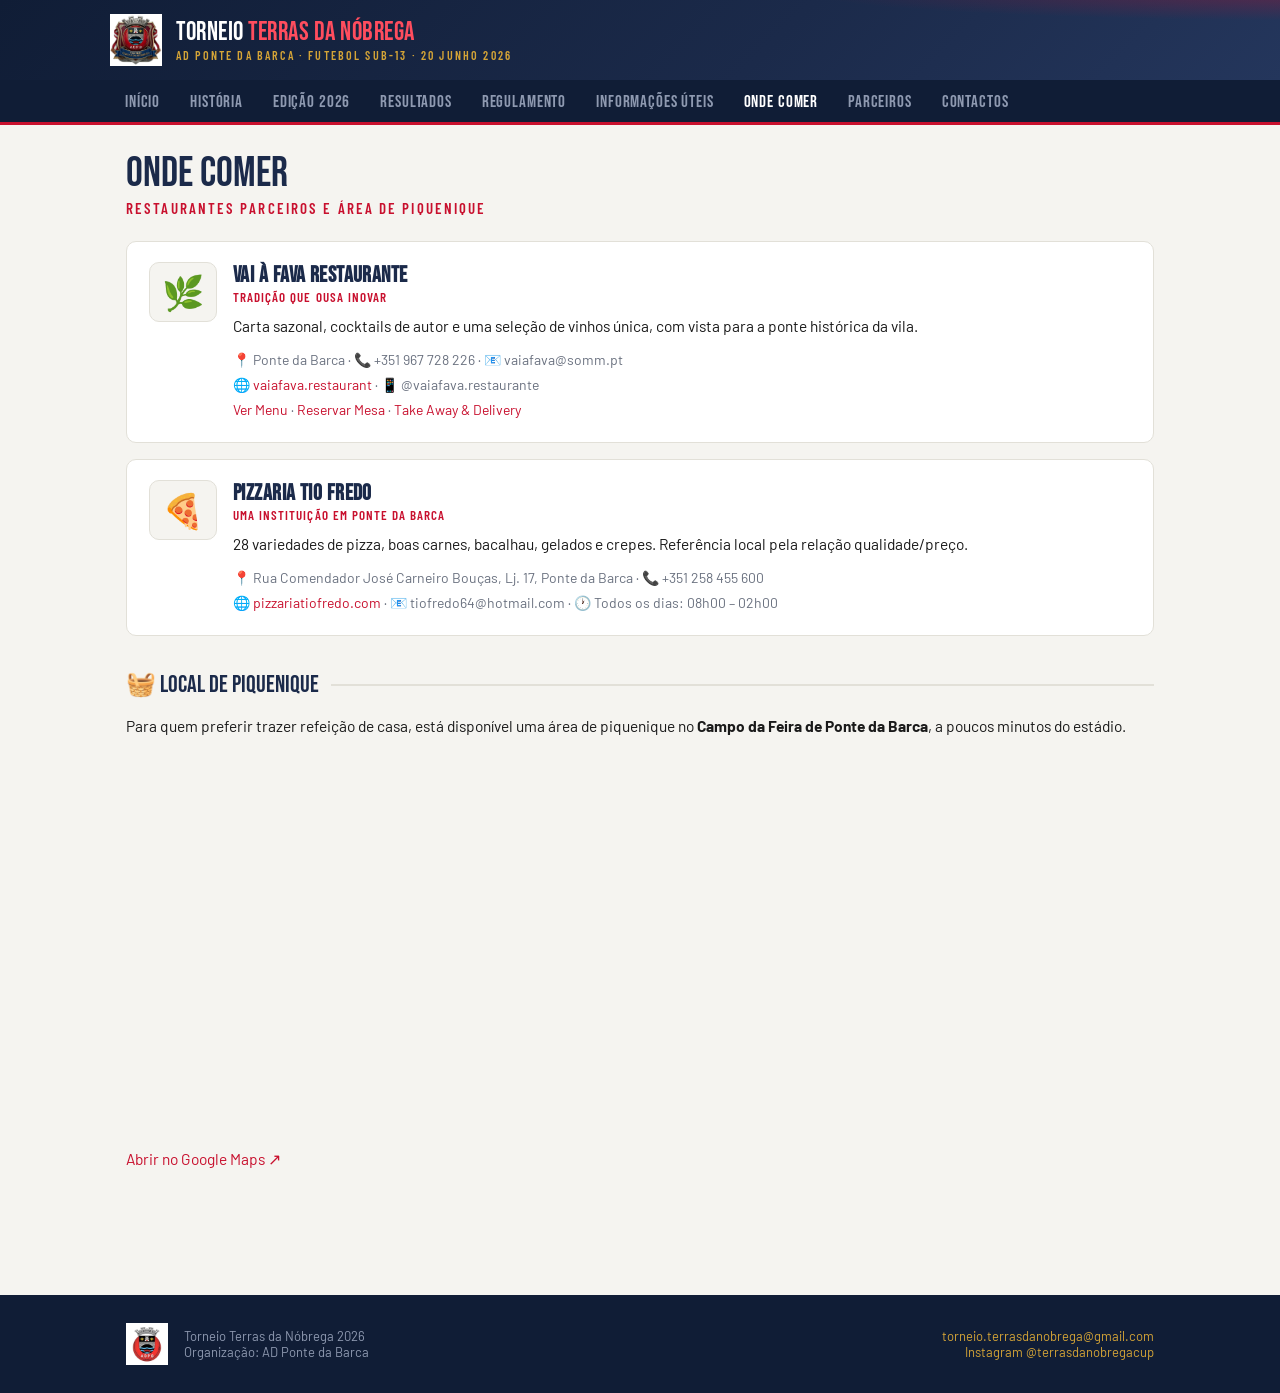
<file: onde-comer.html>
<!DOCTYPE html>
<html lang="pt">
<head>
<meta charset="UTF-8">
<meta name="viewport" content="width=device-width, initial-scale=1.0">
<title>Onde Comer — Torneio Terras da Nóbrega 2026</title>
<meta name="description" content="Torneio Terras da Nóbrega 2026 · Futebol Sub-13 · 20 de junho · Estádio Municipal de Ponte da Barca · AD Ponte da Barca">
<link rel="icon" href="assets/adpb.png">
<link rel="preconnect" href="https://fonts.googleapis.com">
<link href="https://fonts.googleapis.com/css2?family=Bebas+Neue&family=Barlow+Condensed:wght@500;600;700&family=Barlow:wght@400;500;600;700&display=swap" rel="stylesheet">
<link rel="stylesheet" href="assets/style.css">
</head>
<body>
<div class="topbar"><div class="topbar-inner">
  <img src="assets/crest.png" alt="Emblema Torneio Terras da Nóbrega">
  <div class="brand">
    <div class="t1">TORNEIO <span>TERRAS DA NÓBREGA</span></div>
    <div class="t2">AD Ponte da Barca · Futebol Sub-13 · 20 junho 2026</div>
  </div>
</div></div>
<nav><div class="nav-inner"><a href="index.html" class="">Início</a><a href="historia.html" class="">História</a><a href="edicao-2026.html" class="">Edição 2026</a><a href="resultados.html" class="">Resultados</a><a href="regulamento.html" class="">Regulamento</a><a href="informacoes.html" class="">Informações Úteis</a><a href="onde-comer.html" class="on">Onde Comer</a><a href="parceiros.html" class="">Parceiros</a><a href="contactos.html" class="">Contactos</a></div></nav>
<main>

<div class="page-title">Onde Comer</div>
<div class="page-sub">Restaurantes parceiros e área de piquenique</div>

<div class="card resto">
  <div class="emoji">🌿</div>
  <div>
    <h3>Vai à Fava Restaurante</h3>
    <div class="tag">Tradição que ousa inovar</div>
    <p style="margin-bottom:8px">Carta sazonal, cocktails de autor e uma seleção de vinhos única, com vista para a ponte histórica da vila.</p>
    <div class="info">📍 Ponte da Barca · 📞 +351 967 728 226 · 📧 vaiafava@somm.pt<br>
    🌐 <a href="https://vaiafava.restaurant" target="_blank" rel="noopener">vaiafava.restaurant</a> · 📱 @vaiafava.restaurante<br>
    <a href="https://qrbox.menu/en/m/VaiaFava/menu" target="_blank" rel="noopener">Ver Menu</a> · <a href="https://www.foodbooking.com/api/res/56_r_gq" target="_blank" rel="noopener">Reservar Mesa</a> · <a href="https://www.foodbooking.com/api/fb/56_r_gq" target="_blank" rel="noopener">Take Away &amp; Delivery</a></div>
  </div>
</div>

<div class="card resto">
  <div class="emoji">🍕</div>
  <div>
    <h3>Pizzaria Tio Fredo</h3>
    <div class="tag">Uma instituição em Ponte da Barca</div>
    <p style="margin-bottom:8px">28 variedades de pizza, boas carnes, bacalhau, gelados e crepes. Referência local pela relação qualidade/preço.</p>
    <div class="info">📍 Rua Comendador José Carneiro Bouças, Lj. 17, Ponte da Barca · 📞 +351 258 455 600<br>
    🌐 <a href="https://pizzariatiofredo.com" target="_blank" rel="noopener">pizzariatiofredo.com</a> · 📧 tiofredo64@hotmail.com · 🕐 Todos os dias: 08h00 – 02h00</div>
  </div>
</div>

<div class="section-title">🧺 Local de Piquenique</div>
<p>Para quem preferir trazer refeição de casa, está disponível uma área de piquenique no <b>Campo da Feira de Ponte da Barca</b>, a poucos minutos do estádio.</p>
<iframe class="map" src="https://www.google.com/maps?q=Campo+da+Feira+de+Ponte+da+Barca&output=embed" loading="lazy" title="Mapa do Campo da Feira de Ponte da Barca"></iframe>
<p style="margin-top:10px"><a href="https://maps.app.goo.gl/uXt1y6jg1EkdXCC66" target="_blank" rel="noopener">Abrir no Google Maps ↗</a></p>

</main>
<footer><div class="foot-inner">
  <img src="assets/adpb.png" alt="AD Ponte da Barca">
  <div>Torneio Terras da Nóbrega 2026<br>Organização: AD Ponte da Barca</div>
  <div class="foot-right">
    <a href="mailto:torneio.terrasdanobrega@gmail.com">torneio.terrasdanobrega@gmail.com</a><br>
    <a href="https://www.instagram.com/terrasdanobregacup" target="_blank" rel="noopener">Instagram @terrasdanobregacup</a>
  </div>
</div></footer>
</body>
</html>
</file>
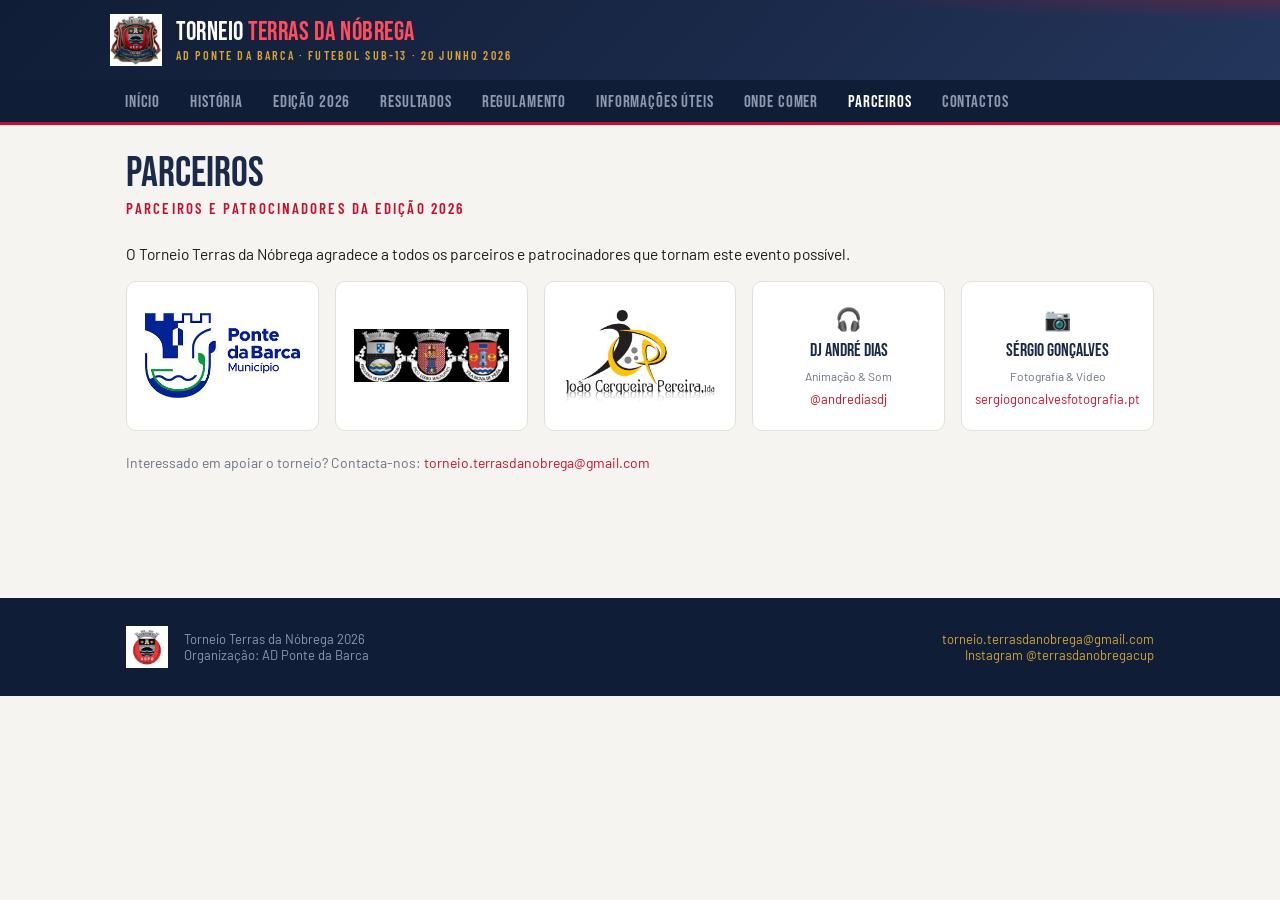
<file: parceiros.html>
<!DOCTYPE html>
<html lang="pt">
<head>
<meta charset="UTF-8">
<meta name="viewport" content="width=device-width, initial-scale=1.0">
<title>Parceiros — Torneio Terras da Nóbrega 2026</title>
<meta name="description" content="Torneio Terras da Nóbrega 2026 · Futebol Sub-13 · 20 de junho · Estádio Municipal de Ponte da Barca · AD Ponte da Barca">
<link rel="icon" href="assets/adpb.png">
<link rel="preconnect" href="https://fonts.googleapis.com">
<link href="https://fonts.googleapis.com/css2?family=Bebas+Neue&family=Barlow+Condensed:wght@500;600;700&family=Barlow:wght@400;500;600;700&display=swap" rel="stylesheet">
<link rel="stylesheet" href="assets/style.css">
</head>
<body>
<div class="topbar"><div class="topbar-inner">
  <img src="assets/crest.png" alt="Emblema Torneio Terras da Nóbrega">
  <div class="brand">
    <div class="t1">TORNEIO <span>TERRAS DA NÓBREGA</span></div>
    <div class="t2">AD Ponte da Barca · Futebol Sub-13 · 20 junho 2026</div>
  </div>
</div></div>
<nav><div class="nav-inner"><a href="index.html" class="">Início</a><a href="historia.html" class="">História</a><a href="edicao-2026.html" class="">Edição 2026</a><a href="resultados.html" class="">Resultados</a><a href="regulamento.html" class="">Regulamento</a><a href="informacoes.html" class="">Informações Úteis</a><a href="onde-comer.html" class="">Onde Comer</a><a href="parceiros.html" class="on">Parceiros</a><a href="contactos.html" class="">Contactos</a></div></nav>
<main>

<div class="page-title">Parceiros</div>
<div class="page-sub">Parceiros e patrocinadores da edição 2026</div>
<p>O Torneio Terras da Nóbrega agradece a todos os parceiros e patrocinadores que tornam este evento possível.</p>
<div class="partners">
  <div class="p">
    <img src="assets/parceiro-camara.png" alt="Câmara Municipal de Ponte da Barca" loading="lazy">
  </div>
  <div class="p">
    <img src="assets/parceiro-uf.png" alt="União de Freguesias" loading="lazy">
  </div>
  <div class="p">
    <img src="assets/parceiro-jcp.png" alt="João Cerqueira Pereira, Lda" loading="lazy">
  </div>
  <div class="p" style="flex-direction:column;gap:8px;text-align:center">
    <div style="font-size:22px">🎧</div>
    <div style="font-family:'Bebas Neue',sans-serif;font-size:18px;color:var(--navy)">DJ André Dias</div>
    <div style="font-size:12px;color:var(--muted)">Animação &amp; Som</div>
    <a href="https://www.instagram.com/andrediasdj" target="_blank" rel="noopener" style="font-size:13px">@andrediasdj</a>
  </div>
  <div class="p" style="flex-direction:column;gap:8px;text-align:center">
    <div style="font-size:22px">📷</div>
    <div style="font-family:'Bebas Neue',sans-serif;font-size:18px;color:var(--navy)">Sérgio Gonçalves</div>
    <div style="font-size:12px;color:var(--muted)">Fotografia &amp; Vídeo</div>
    <a href="https://sergiogoncalvesfotografia.pt" target="_blank" rel="noopener" style="font-size:13px">sergiogoncalvesfotografia.pt</a>
  </div>
</div>
<p style="margin-top:20px;font-size:14px;color:var(--muted)">Interessado em apoiar o torneio? Contacta-nos: <a href="mailto:torneio.terrasdanobrega@gmail.com">torneio.terrasdanobrega@gmail.com</a></p>

</main>
<footer><div class="foot-inner">
  <img src="assets/adpb.png" alt="AD Ponte da Barca">
  <div>Torneio Terras da Nóbrega 2026<br>Organização: AD Ponte da Barca</div>
  <div class="foot-right">
    <a href="mailto:torneio.terrasdanobrega@gmail.com">torneio.terrasdanobrega@gmail.com</a><br>
    <a href="https://www.instagram.com/terrasdanobregacup" target="_blank" rel="noopener">Instagram @terrasdanobregacup</a>
  </div>
</div></footer>
</body>
</html>
</file>
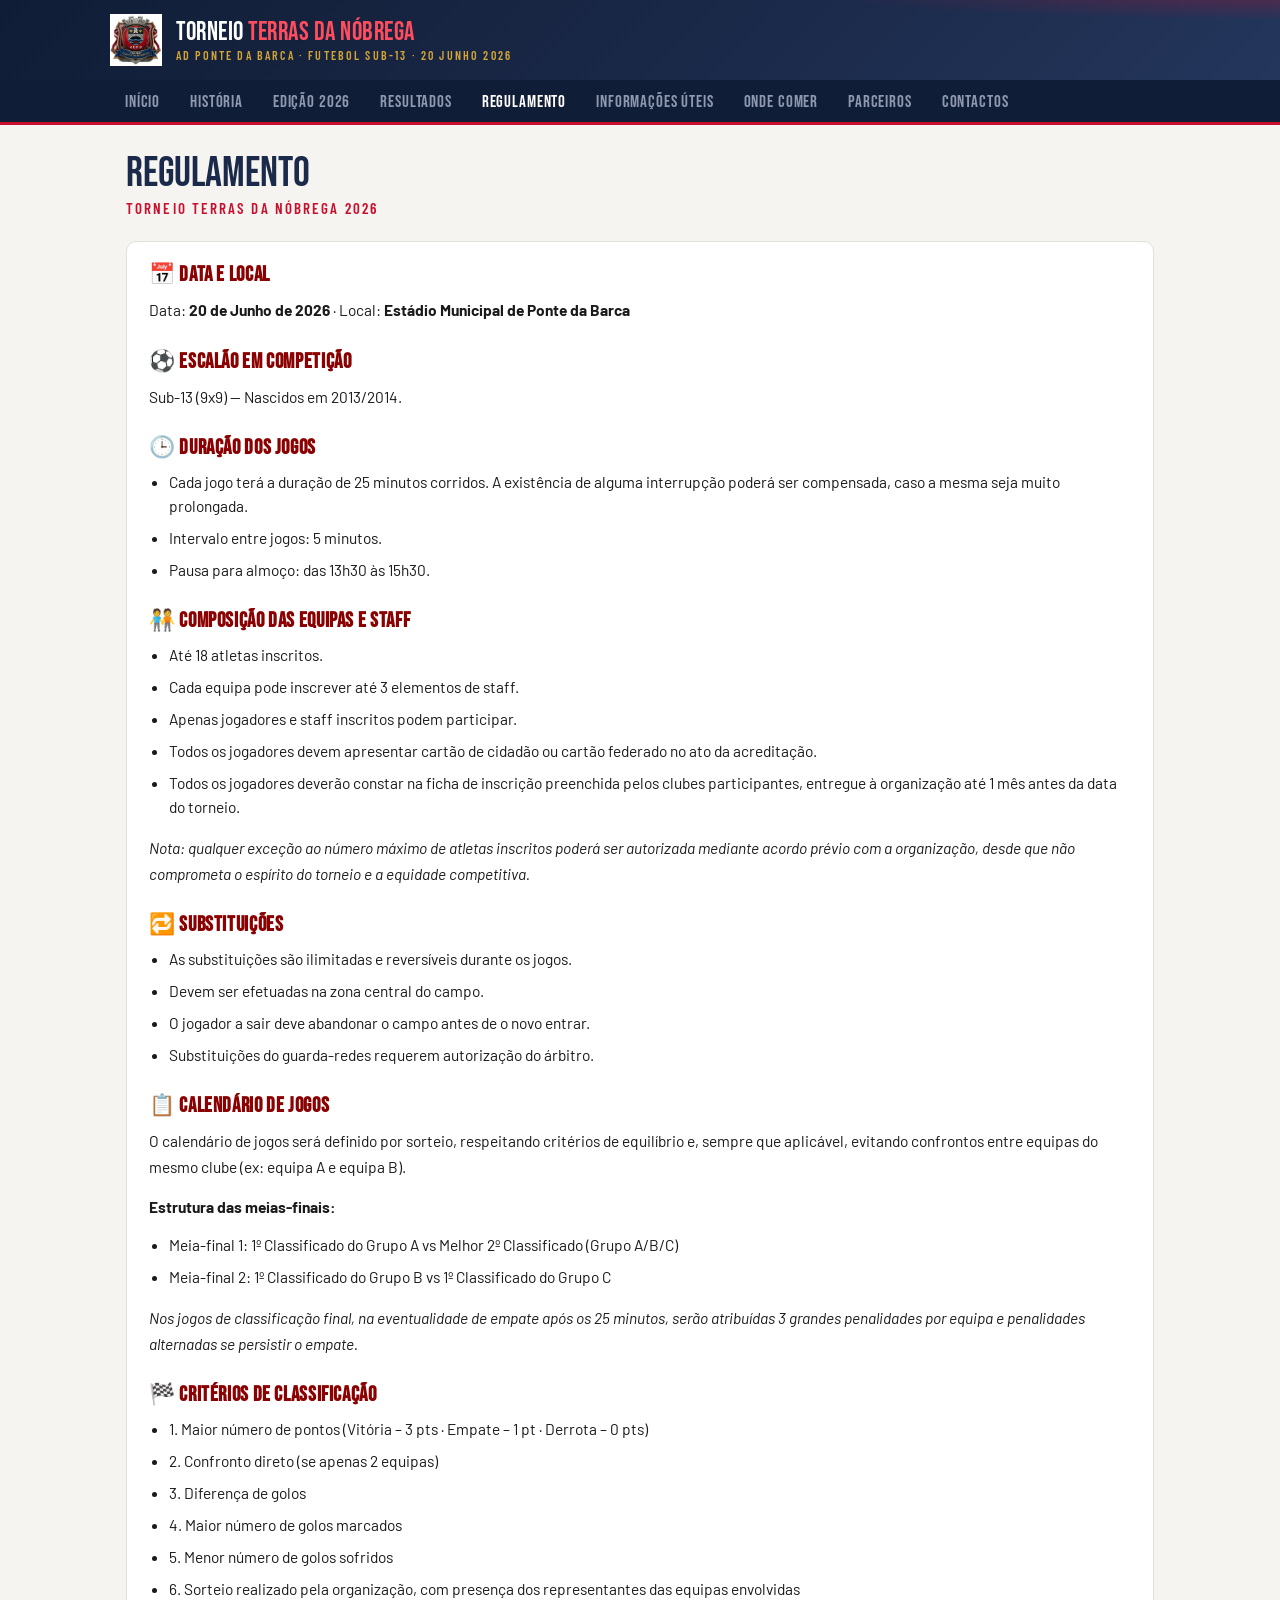
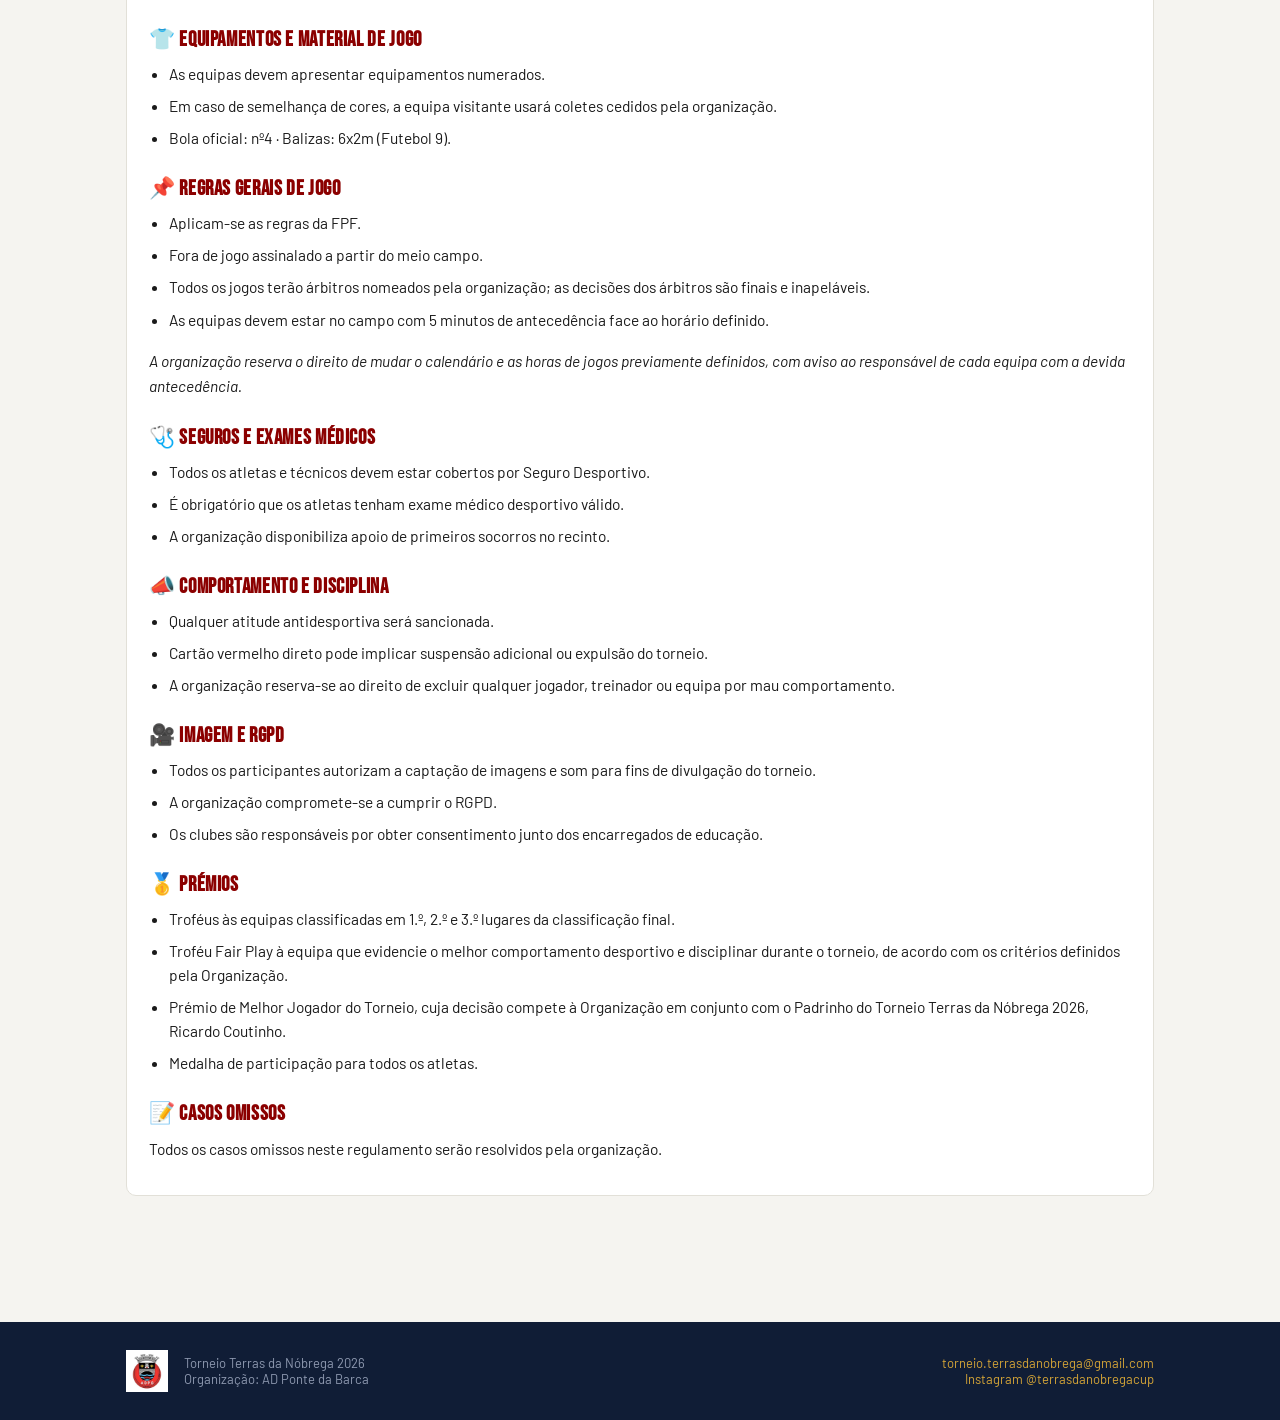
<file: regulamento.html>
<!DOCTYPE html>
<html lang="pt">
<head>
<meta charset="UTF-8">
<meta name="viewport" content="width=device-width, initial-scale=1.0">
<title>Regulamento — Torneio Terras da Nóbrega 2026</title>
<meta name="description" content="Torneio Terras da Nóbrega 2026 · Futebol Sub-13 · 20 de junho · Estádio Municipal de Ponte da Barca · AD Ponte da Barca">
<link rel="icon" href="assets/adpb.png">
<link rel="preconnect" href="https://fonts.googleapis.com">
<link href="https://fonts.googleapis.com/css2?family=Bebas+Neue&family=Barlow+Condensed:wght@500;600;700&family=Barlow:wght@400;500;600;700&display=swap" rel="stylesheet">
<link rel="stylesheet" href="assets/style.css">
</head>
<body>
<div class="topbar"><div class="topbar-inner">
  <img src="assets/crest.png" alt="Emblema Torneio Terras da Nóbrega">
  <div class="brand">
    <div class="t1">TORNEIO <span>TERRAS DA NÓBREGA</span></div>
    <div class="t2">AD Ponte da Barca · Futebol Sub-13 · 20 junho 2026</div>
  </div>
</div></div>
<nav><div class="nav-inner"><a href="index.html" class="">Início</a><a href="historia.html" class="">História</a><a href="edicao-2026.html" class="">Edição 2026</a><a href="resultados.html" class="">Resultados</a><a href="regulamento.html" class="on">Regulamento</a><a href="informacoes.html" class="">Informações Úteis</a><a href="onde-comer.html" class="">Onde Comer</a><a href="parceiros.html" class="">Parceiros</a><a href="contactos.html" class="">Contactos</a></div></nav>
<main>

<div class="page-title">Regulamento</div>
<div class="page-sub">Torneio Terras da Nóbrega 2026</div>
<div class="card reg">
<h2>📅 Data e Local</h2>
<p>Data: <b>20 de Junho de 2026</b> · Local: <b>Estádio Municipal de Ponte da Barca</b></p>

<h2>⚽ Escalão em Competição</h2>
<p>Sub-13 (9x9) — Nascidos em 2013/2014.</p>

<h2>🕒 Duração dos Jogos</h2>
<ul class="list">
<li>Cada jogo terá a duração de 25 minutos corridos. A existência de alguma interrupção poderá ser compensada, caso a mesma seja muito prolongada.</li>
<li>Intervalo entre jogos: 5 minutos.</li>
<li>Pausa para almoço: das 13h30 às 15h30.</li>
</ul>

<h2>🧑‍🤝‍🧑 Composição das Equipas e Staff</h2>
<ul class="list">
<li>Até 18 atletas inscritos.</li>
<li>Cada equipa pode inscrever até 3 elementos de staff.</li>
<li>Apenas jogadores e staff inscritos podem participar.</li>
<li>Todos os jogadores devem apresentar cartão de cidadão ou cartão federado no ato da acreditação.</li>
<li>Todos os jogadores deverão constar na ficha de inscrição preenchida pelos clubes participantes, entregue à organização até 1 mês antes da data do torneio.</li>
</ul>
<p><i>Nota: qualquer exceção ao número máximo de atletas inscritos poderá ser autorizada mediante acordo prévio com a organização, desde que não comprometa o espírito do torneio e a equidade competitiva.</i></p>

<h2>🔁 Substituições</h2>
<ul class="list">
<li>As substituições são ilimitadas e reversíveis durante os jogos.</li>
<li>Devem ser efetuadas na zona central do campo.</li>
<li>O jogador a sair deve abandonar o campo antes de o novo entrar.</li>
<li>Substituições do guarda-redes requerem autorização do árbitro.</li>
</ul>

<h2>📋 Calendário de Jogos</h2>
<p>O calendário de jogos será definido por sorteio, respeitando critérios de equilíbrio e, sempre que aplicável, evitando confrontos entre equipas do mesmo clube (ex: equipa A e equipa B).</p>
<p><b>Estrutura das meias-finais:</b></p>
<ul class="list">
<li>Meia-final 1: 1º Classificado do Grupo A vs Melhor 2º Classificado (Grupo A/B/C)</li>
<li>Meia-final 2: 1º Classificado do Grupo B vs 1º Classificado do Grupo C</li>
</ul>
<p><i>Nos jogos de classificação final, na eventualidade de empate após os 25 minutos, serão atribuídas 3 grandes penalidades por equipa e penalidades alternadas se persistir o empate.</i></p>

<h2>🏁 Critérios de Classificação</h2>
<ul class="list">
<li>1. Maior número de pontos (Vitória – 3 pts · Empate – 1 pt · Derrota – 0 pts)</li>
<li>2. Confronto direto (se apenas 2 equipas)</li>
<li>3. Diferença de golos</li>
<li>4. Maior número de golos marcados</li>
<li>5. Menor número de golos sofridos</li>
<li>6. Sorteio realizado pela organização, com presença dos representantes das equipas envolvidas</li>
</ul>

<h2>👕 Equipamentos e Material de Jogo</h2>
<ul class="list">
<li>As equipas devem apresentar equipamentos numerados.</li>
<li>Em caso de semelhança de cores, a equipa visitante usará coletes cedidos pela organização.</li>
<li>Bola oficial: nº4 · Balizas: 6x2m (Futebol 9).</li>
</ul>

<h2>📌 Regras Gerais de Jogo</h2>
<ul class="list">
<li>Aplicam-se as regras da FPF.</li>
<li>Fora de jogo assinalado a partir do meio campo.</li>
<li>Todos os jogos terão árbitros nomeados pela organização; as decisões dos árbitros são finais e inapeláveis.</li>
<li>As equipas devem estar no campo com 5 minutos de antecedência face ao horário definido.</li>
</ul>
<p><i>A organização reserva o direito de mudar o calendário e as horas de jogos previamente definidos, com aviso ao responsável de cada equipa com a devida antecedência.</i></p>

<h2>🩺 Seguros e Exames Médicos</h2>
<ul class="list">
<li>Todos os atletas e técnicos devem estar cobertos por Seguro Desportivo.</li>
<li>É obrigatório que os atletas tenham exame médico desportivo válido.</li>
<li>A organização disponibiliza apoio de primeiros socorros no recinto.</li>
</ul>

<h2>📣 Comportamento e Disciplina</h2>
<ul class="list">
<li>Qualquer atitude antidesportiva será sancionada.</li>
<li>Cartão vermelho direto pode implicar suspensão adicional ou expulsão do torneio.</li>
<li>A organização reserva-se ao direito de excluir qualquer jogador, treinador ou equipa por mau comportamento.</li>
</ul>

<h2>🎥 Imagem e RGPD</h2>
<ul class="list">
<li>Todos os participantes autorizam a captação de imagens e som para fins de divulgação do torneio.</li>
<li>A organização compromete-se a cumprir o RGPD.</li>
<li>Os clubes são responsáveis por obter consentimento junto dos encarregados de educação.</li>
</ul>

<h2>🥇 Prémios</h2>
<ul class="list">
<li>Troféus às equipas classificadas em 1.º, 2.º e 3.º lugares da classificação final.</li>
<li>Troféu Fair Play à equipa que evidencie o melhor comportamento desportivo e disciplinar durante o torneio, de acordo com os critérios definidos pela Organização.</li>
<li>Prémio de Melhor Jogador do Torneio, cuja decisão compete à Organização em conjunto com o Padrinho do Torneio Terras da Nóbrega 2026, Ricardo Coutinho.</li>
<li>Medalha de participação para todos os atletas.</li>
</ul>

<h2>📝 Casos Omissos</h2>
<p>Todos os casos omissos neste regulamento serão resolvidos pela organização.</p>
</div>

</main>
<footer><div class="foot-inner">
  <img src="assets/adpb.png" alt="AD Ponte da Barca">
  <div>Torneio Terras da Nóbrega 2026<br>Organização: AD Ponte da Barca</div>
  <div class="foot-right">
    <a href="mailto:torneio.terrasdanobrega@gmail.com">torneio.terrasdanobrega@gmail.com</a><br>
    <a href="https://www.instagram.com/terrasdanobregacup" target="_blank" rel="noopener">Instagram @terrasdanobregacup</a>
  </div>
</div></footer>
</body>
</html>
</file>
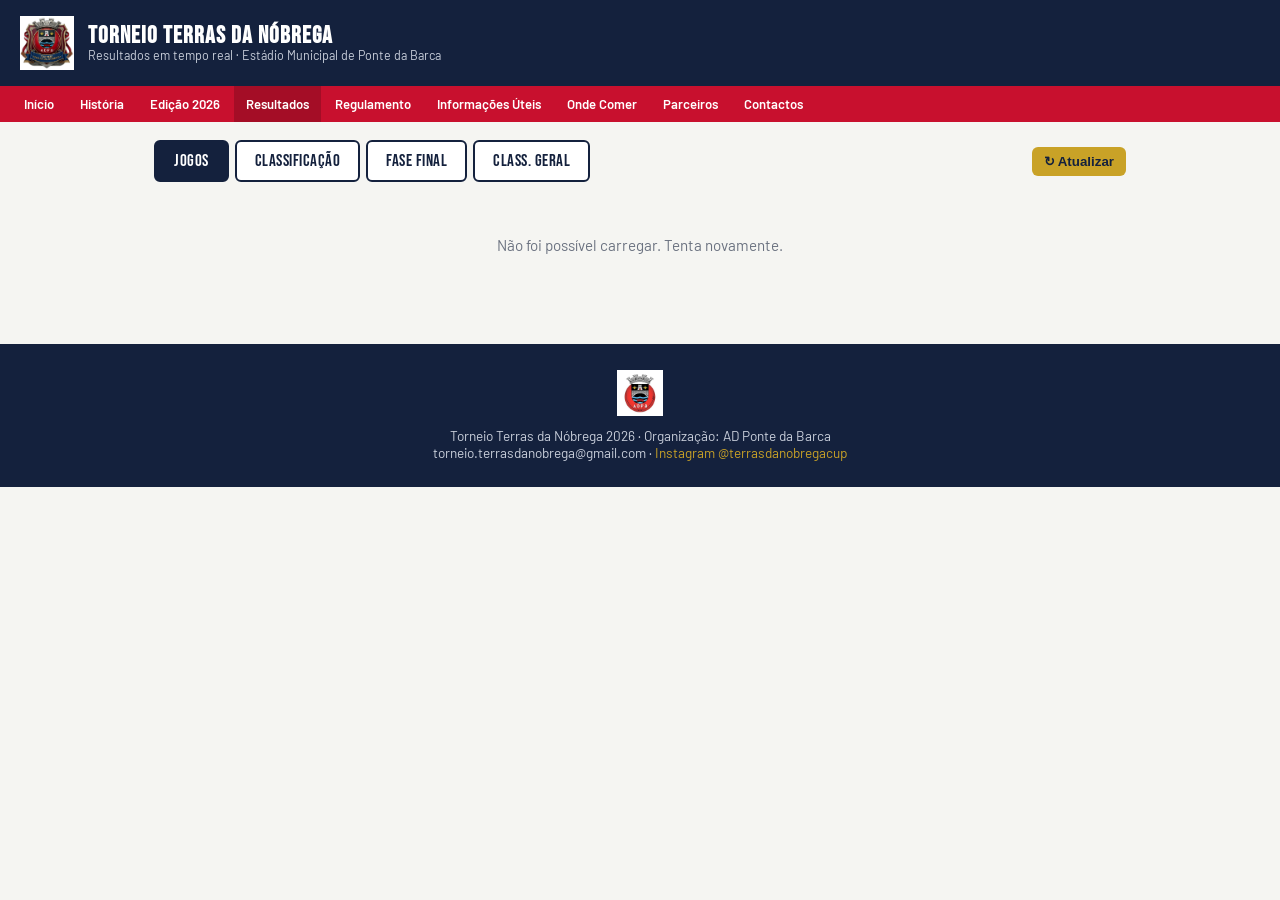
<file: resultados.html>
<!DOCTYPE html>
<html lang="pt">
<head>
<meta charset="UTF-8">
<meta name="viewport" content="width=device-width, initial-scale=1.0">
<meta name="description" content="Resultados em tempo real do Torneio Terras da Nóbrega 2026 — classificações, fase final e classificação geral.">
<title>Resultados ao Vivo — Torneio Terras da Nóbrega 2026</title>
<link rel="preconnect" href="https://fonts.googleapis.com">
<link href="https://fonts.googleapis.com/css2?family=Bebas+Neue&family=Barlow:wght@400;600;700&display=swap" rel="stylesheet">
<style>
:root{--vermelho:#C8102E;--navy:#14213D;--dourado:#C9A227;--fundo:#F5F5F2;--cinza:#6B7280}
*{margin:0;padding:0;box-sizing:border-box}
body{font-family:'Barlow',sans-serif;background:var(--fundo);color:var(--navy)}
a{text-decoration:none;color:inherit}
header{background:var(--navy);color:#fff;padding:16px 20px;display:flex;align-items:center;gap:14px;flex-wrap:wrap}
header img{height:54px}
header .titulo h1{font-family:'Bebas Neue',sans-serif;font-size:1.5rem;letter-spacing:1px;line-height:1}
header .titulo p{font-size:.78rem;color:#C9CFDB}
nav{background:var(--vermelho);display:flex;flex-wrap:wrap;gap:2px;padding:0 12px}
nav a{color:#fff;font-size:.82rem;font-weight:600;padding:10px 12px}
nav a:hover,nav a.ativo{background:rgba(0,0,0,.18)}
.barra{max-width:1000px;margin:18px auto 0;padding:0 14px;display:flex;align-items:center;gap:10px;flex-wrap:wrap}
.tabs{display:flex;gap:6px;flex-wrap:wrap;flex:1}
.tab{font-family:'Bebas Neue',sans-serif;font-size:1.05rem;letter-spacing:.5px;padding:9px 18px;border-radius:6px;border:2px solid var(--navy);background:#fff;color:var(--navy);cursor:pointer}
.tab.ativa{background:var(--navy);color:#fff}
.refresh{font-size:.8rem;color:var(--cinza);display:flex;align-items:center;gap:8px}
.refresh button{border:none;background:var(--dourado);color:var(--navy);font-weight:700;padding:7px 12px;border-radius:6px;cursor:pointer}
main{max-width:1000px;margin:14px auto 50px;padding:0 14px}
.painel{display:none}.painel.ativo{display:block}
.seccao-titulo{font-family:'Bebas Neue',sans-serif;font-size:1.5rem;letter-spacing:1px;color:var(--vermelho);margin:22px 0 10px;border-bottom:3px solid var(--dourado);display:inline-block;padding-bottom:2px}
.jogo{background:#fff;border-radius:10px;padding:10px 14px;margin-bottom:8px;box-shadow:0 1px 3px rgba(0,0,0,.08)}
.jogo .meta{font-size:.72rem;color:var(--cinza);margin-bottom:4px;display:flex;gap:10px;flex-wrap:wrap}
.jogo .meta span{background:#F3F4F6;border-radius:4px;padding:1px 6px}
.jogo .linha{display:grid;grid-template-columns:1fr auto 1fr;gap:10px;align-items:center}
.jogo .eq{font-weight:600;font-size:.95rem}
.jogo .eq.casa{text-align:right}
.jogo .res{font-family:'Bebas Neue',sans-serif;font-size:1.5rem;min-width:84px;text-align:center;background:var(--navy);color:#fff;border-radius:6px;padding:3px 10px}
.jogo .res.pendente{background:#E5E7EB;color:#9CA3AF;font-size:1.1rem}
.jogo .pens{text-align:center;font-size:.78rem;color:var(--cinza);margin-top:4px}
table{width:100%;border-collapse:collapse;background:#fff;border-radius:10px;overflow:hidden;box-shadow:0 1px 3px rgba(0,0,0,.08);margin-bottom:20px}
th{background:var(--navy);color:#fff;font-size:.74rem;text-transform:uppercase;letter-spacing:.5px;padding:9px 6px}
td{padding:9px 6px;font-size:.9rem;border-bottom:1px solid #EEE;text-align:center}
td.nome{text-align:left;font-weight:600;padding-left:12px}
tr.apurado td{background:#FDF6E3}
tr.apurado td.nome::after{content:" ★";color:var(--dourado)}
.legenda{font-size:.75rem;color:var(--cinza);margin:-12px 0 20px}
.cartao-final{background:linear-gradient(135deg,var(--navy),#1F3460);color:#fff;border-radius:12px;padding:16px;margin-bottom:10px}
.cartao-final .rot{font-family:'Bebas Neue',sans-serif;color:var(--dourado);letter-spacing:1.5px;font-size:1.05rem}
.cartao-final .meta-ff{font-size:.72rem;color:#8fa0be;margin-bottom:8px}
.cartao-final .linha{display:grid;grid-template-columns:1fr auto 1fr;gap:12px;align-items:center}
.cartao-final .eq{font-weight:700;font-size:1rem}
.cartao-final .eq.casa{text-align:right}
.cartao-final .res{font-family:'Bebas Neue',sans-serif;font-size:1.8rem;background:var(--vermelho);border-radius:8px;padding:2px 14px;min-width:90px;text-align:center}
.cartao-final .res.pendente{background:rgba(255,255,255,.15);font-size:1.1rem;color:#B9C2D6}
.cartao-final .pens{text-align:center;font-size:.8rem;color:#C9CFDB;margin-top:6px}
.campeao{background:linear-gradient(135deg,#B8860B,var(--dourado));color:var(--navy);border-radius:14px;padding:26px;text-align:center;margin:20px 0}
.campeao .t{font-family:'Bebas Neue',sans-serif;font-size:1.3rem;letter-spacing:2px}
.campeao .n{font-family:'Bebas Neue',sans-serif;font-size:2.4rem;letter-spacing:1px}
.pos-medalha{font-weight:700}
.estado{text-align:center;color:var(--cinza);padding:40px 0;font-size:.95rem}
footer{background:var(--navy);color:#C9CFDB;text-align:center;padding:26px 16px;font-size:.85rem}
footer img{height:46px;margin-bottom:8px}
footer a{color:var(--dourado)}
@media(max-width:560px){.jogo .eq{font-size:.82rem}.jogo .res{font-size:1.2rem;min-width:64px}}
</style>
</head>
<body>
<header>
  <img src="assets/crest.png" alt="Emblema Torneio Terras da Nóbrega">
  <div class="titulo">
    <h1>TORNEIO TERRAS DA NÓBREGA</h1>
    <p>Resultados em tempo real · Estádio Municipal de Ponte da Barca</p>
  </div>
</header>
<nav>
  <a href="index.html">Início</a><a href="historia.html">História</a>
  <a href="edicao-2026.html">Edição 2026</a><a href="resultados.html" class="ativo">Resultados</a>
  <a href="regulamento.html">Regulamento</a><a href="informacoes.html">Informações Úteis</a>
  <a href="onde-comer.html">Onde Comer</a><a href="parceiros.html">Parceiros</a>
  <a href="contactos.html">Contactos</a>
</nav>
<div class="barra">
  <div class="tabs">
    <button class="tab ativa" data-tab="jogos">Jogos</button>
    <button class="tab" data-tab="classificacao">Classificação</button>
    <button class="tab" data-tab="fasefinal">Fase Final</button>
    <button class="tab" data-tab="geral">Class. Geral</button>
  </div>
  <div class="refresh"><span id="ultima-att"></span><button onclick="carregar()">↻ Atualizar</button></div>
</div>
<main>
  <div id="painel-jogos" class="painel ativo"><div class="estado">A carregar resultados…</div></div>
  <div id="painel-classificacao" class="painel"></div>
  <div id="painel-fasefinal" class="painel"></div>
  <div id="painel-geral" class="painel"></div>
</main>
<footer>
  <img src="assets/adpb.png" alt="AD Ponte da Barca"><br>
  Torneio Terras da Nóbrega 2026 · Organização: AD Ponte da Barca<br>
  torneio.terrasdanobrega@gmail.com · <a href="https://www.instagram.com/terrasdanobregacup">Instagram @terrasdanobregacup</a>
</footer>
<script>
const SB_URL="https://rqbqawqtwtivvnvdvmbj.supabase.co";
const SB_KEY="sb_publishable_IG0LApCfH0fTYDhcm0PeaA_xRvjSJRU";
let EQUIPAS={},JOGOS=[];

async function sbGet(p){
  const r=await fetch(`${SB_URL}/rest/v1/${p}`,{headers:{apikey:SB_KEY,Authorization:`Bearer ${SB_KEY}`}});
  if(!r.ok)throw new Error();return r.json();
}
async function carregar(){
  try{
    const[eqs,jgs]=await Promise.all([sbGet("equipas?select=*&order=id"),sbGet("jogos?select=*&order=ordem")]);
    EQUIPAS={};eqs.forEach(e=>EQUIPAS[e.id]=e);JOGOS=jgs;
    renderizar();
    document.getElementById("ultima-att").textContent="Atualizado às "+new Date().toLocaleTimeString("pt-PT",{hour:"2-digit",minute:"2-digit",second:"2-digit"});
  }catch{
    document.getElementById("painel-jogos").innerHTML='<div class="estado">Não foi possível carregar. Tenta novamente.</div>';
  }
}

/* ---- CLASSIFICAÇÕES ---- */
function calcularGrupo(g){
  const eqs=Object.values(EQUIPAS).filter(e=>e.grupo===g);
  const st={};eqs.forEach(e=>st[e.id]={eq:e,j:0,v:0,e:0,d:0,gm:0,gs:0,pts:0});
  const jgs=JOGOS.filter(j=>j.fase==="grupo"&&j.grupo===g&&j.golos_casa!==null&&j.golos_fora!==null);
  jgs.forEach(j=>{
    const c=st[j.equipa_casa_id],f=st[j.equipa_fora_id];
    c.j++;f.j++;c.gm+=j.golos_casa;c.gs+=j.golos_fora;f.gm+=j.golos_fora;f.gs+=j.golos_casa;
    if(j.golos_casa>j.golos_fora){c.v++;f.d++;c.pts+=3;}
    else if(j.golos_casa<j.golos_fora){f.v++;c.d++;f.pts+=3;}
    else{c.e++;f.e++;c.pts++;f.pts++;}
  });
  const lista=Object.values(st);
  lista.sort((a,b)=>{
    if(b.pts!==a.pts)return b.pts-a.pts;
    const emp=lista.filter(x=>x.pts===a.pts);
    if(emp.length===2){
      const h2h=jgs.find(j=>(j.equipa_casa_id===a.eq.id&&j.equipa_fora_id===b.eq.id)||(j.equipa_casa_id===b.eq.id&&j.equipa_fora_id===a.eq.id));
      if(h2h){const ga=h2h.equipa_casa_id===a.eq.id?h2h.golos_casa:h2h.golos_fora;const gb=h2h.equipa_casa_id===b.eq.id?h2h.golos_casa:h2h.golos_fora;if(ga!==gb)return gb-ga;}
    }
    const da=a.gm-a.gs,db=b.gm-b.gs;if(db!==da)return db-da;if(b.gm!==a.gm)return b.gm-a.gm;if(a.gs!==b.gs)return a.gs-b.gs;
    if((b.eq.desempate||0)!==(a.eq.desempate||0))return(b.eq.desempate||0)-(a.eq.desempate||0);
    return 0;
  });
  return lista;
}

function rankCriterio(s){
  return[s.pts,(s.gm-s.gs),s.gm,-s.gs,(s.eq&&s.eq.desempate)||0];
}
function cmpRank(a,b){
  const ra=rankCriterio(a),rb=rankCriterio(b);
  for(let i=0;i<ra.length;i++){if(rb[i]!==ra[i])return rb[i]-ra[i];}
  return 0;
}

function grupoCompleto(g){return JOGOS.filter(j=>j.fase==="grupo"&&j.grupo===g).every(j=>j.golos_casa!==null&&j.golos_fora!==null);}
function faseGruposCompleta(){return["A","B","C"].every(grupoCompleto);}

/* Retorna objeto com todos os apurados */
function calcularApuramento(){
  if(!faseGruposCompleta())return null;
  const grupos={};
  ["A","B","C"].forEach(g=>{grupos[g]=calcularGrupo(g);});

  const primeiros=["A","B","C"].map(g=>({...grupos[g][0],grupo:g}));
  const segundos=["A","B","C"].map(g=>({...grupos[g][1],grupo:g}));
  const terceiros=["A","B","C"].map(g=>({...grupos[g][2],grupo:g}));
  const quartos=["A","B","C"].map(g=>({...grupos[g][3],grupo:g}));

  segundos.sort(cmpRank);
  terceiros.sort(cmpRank);
  quartos.sort(cmpRank);

  const melhor2=segundos[0];
  const outros2=segundos.slice(1); // 2 equipas → jogo 5º/6º

  const melhores3=terceiros.slice(0,2); // jogo 7º/8º
  const pior3=terceiros[2];             // jogo 9º/10º (par com melhor 4º)

  const melhor4=quartos[0];             // jogo 9º/10º
  const piores4=quartos.slice(1);       // jogo 11º/12º

  // MF1: 1ºA vs melhor2; MF2: 1ºB vs 1ºC
  const mf1={casa:primeiros.find(p=>p.grupo==="A").eq, fora:melhor2.eq};
  const mf2={casa:primeiros.find(p=>p.grupo==="B").eq, fora:primeiros.find(p=>p.grupo==="C").eq};

  return{
    mf1, mf2,
    j56:{casa:outros2[0].eq, fora:outros2[1].eq},
    j78:{casa:melhores3[0].eq, fora:melhores3[1].eq},
    j910:{casa:pior3.eq, fora:melhor4.eq},
    j1112:{casa:piores4[0].eq, fora:piores4[1].eq},
  };
}

function melhorSegundo(){
  const ap=calcularApuramento();
  return ap?{eq:ap.mf1.fora}:null;
}

/* ---- RESOLVER EQUIPAS FASE FINAL ---- */
function resolverJogo(j){
  if(j.fase==="grupo")return{casa:EQUIPAS[j.equipa_casa_id],fora:EQUIPAS[j.equipa_fora_id]};
  const ap=calcularApuramento();

  // Se já tem equipas gravadas na BD, usa essas
  let c=j.equipa_casa_id?EQUIPAS[j.equipa_casa_id]:null;
  let f=j.equipa_fora_id?EQUIPAS[j.equipa_fora_id]:null;

  if(ap){
    if(j.rotulo==="Meia-Final 1"){c=c||ap.mf1.casa;f=f||ap.mf1.fora;}
    if(j.rotulo==="Meia-Final 2"){c=c||ap.mf2.casa;f=f||ap.mf2.fora;}
    if(j.rotulo==="5º/6º Lugar"){c=c||ap.j56.casa;f=f||ap.j56.fora;}
    if(j.rotulo==="7º/8º Lugar"){c=c||ap.j78.casa;f=f||ap.j78.fora;}
    if(j.rotulo==="9º/10º Lugar"){c=c||ap.j910.casa;f=f||ap.j910.fora;}
    if(j.rotulo==="11º/12º Lugar"){c=c||ap.j1112.casa;f=f||ap.j1112.fora;}
  }

  // Fase final depende de meias
  const mf1=JOGOS.find(x=>x.rotulo==="Meia-Final 1");
  const mf2=JOGOS.find(x=>x.rotulo==="Meia-Final 2");
  const vp=m=>{
    if(!m||m.golos_casa===null||m.golos_fora===null)return[null,null];
    const r=resolverJogo(m);if(!r.casa||!r.fora)return[null,null];
    if(m.golos_casa>m.golos_fora)return[r.casa,r.fora];
    if(m.golos_casa<m.golos_fora)return[r.fora,r.casa];
    if(m.pen_casa!==null&&m.pen_fora!==null)return m.pen_casa>m.pen_fora?[r.casa,r.fora]:[r.fora,r.casa];
    return[null,null];
  };
  if(j.fase==="final"){const[v1]=vp(mf1);const[v2]=vp(mf2);c=c||v1;f=f||v2;}
  if(j.fase==="3lugar"){const[,p1]=vp(mf1);const[,p2]=vp(mf2);c=c||p1;f=f||p2;}
  return{casa:c,fora:f};
}

function vencedorJogo(j){
  if(j.golos_casa===null||j.golos_fora===null)return null;
  const r=resolverJogo(j);if(!r.casa||!r.fora)return null;
  if(j.golos_casa>j.golos_fora)return r.casa;
  if(j.golos_casa<j.golos_fora)return r.fora;
  if(j.pen_casa!==null&&j.pen_fora!==null)return j.pen_casa>j.pen_fora?r.casa:r.fora;
  return null;
}
function perdedorJogo(j){
  const v=vencedorJogo(j);if(!v)return null;
  const r=resolverJogo(j);return v.id===r.casa.id?r.fora:r.casa;
}

/* ---- RENDER HELPERS ---- */
function htmlRes(j){
  if(j.golos_casa===null||j.golos_fora===null)return'<div class="res pendente">—</div>';
  return`<div class="res">${j.golos_casa} – ${j.golos_fora}</div>`;
}
function htmlPens(j){
  if(j.pen_casa!==null&&j.pen_fora!==null)return`<div class="pens">G. penalidades: ${j.pen_casa} – ${j.pen_fora}</div>`;
  return"";
}
function nomeOu(eq,desc){return eq?eq.nome:(desc||"A definir");}

/* ---- RENDER JOGOS ---- */
function renderJogos(){
  let html="";
  ["A","B","C"].forEach(g=>{
    html+=`<div class="seccao-titulo">Grupo ${g}</div>`;
    JOGOS.filter(j=>j.fase==="grupo"&&j.grupo===g).forEach(j=>{
      const r=resolverJogo(j);
      html+=`<div class="jogo">
        <div class="meta"><span>Jogo ${j.ordem}</span><span>⏰ ${j.hora||"—"}</span><span>🏟 Campo ${j.campo||"—"}</span></div>
        <div class="linha"><div class="eq casa">${r.casa.nome}</div>${htmlRes(j)}<div class="eq">${r.fora.nome}</div></div>
      </div>`;
    });
  });
  html+=`<div class="seccao-titulo">Fase Final</div>`;
  JOGOS.filter(j=>j.fase!=="grupo").forEach(j=>{
    const r=resolverJogo(j);
    html+=`<div class="jogo">
      <div class="meta"><span>Jogo ${j.ordem}</span><span>⏰ ${j.hora||"—"}</span><span>🏟 Campo ${j.campo||"—"}</span>${j.rotulo?`<span>${j.rotulo}</span>`:""}</div>
      <div class="linha"><div class="eq casa">${nomeOu(r.casa,j.desc_casa)}</div>${htmlRes(j)}<div class="eq">${nomeOu(r.fora,j.desc_fora)}</div></div>
      ${htmlPens(j)}</div>`;
  });
  document.getElementById("painel-jogos").innerHTML=html;
}

/* ---- RENDER CLASSIFICAÇÃO ---- */
function renderClassificacao(){
  let html="";
  const ap=calcularApuramento();
  const melhor2id=ap?ap.mf1.fora.id:null;
  ["A","B","C"].forEach(g=>{
    const lista=calcularGrupo(g);
    html+=`<div class="seccao-titulo">Grupo ${g}</div>
    <table><tr><th>#</th><th style="text-align:left">Equipa</th><th>J</th><th>V</th><th>E</th><th>D</th><th>GM</th><th>GS</th><th>DG</th><th>Pts</th></tr>`;
    lista.forEach((s,i)=>{
      const apurado=ap&&(i===0||(melhor2id&&s.eq.id===melhor2id));
      html+=`<tr class="${apurado?"apurado":""}"><td>${i+1}º</td><td class="nome">${s.eq.nome}</td>
        <td>${s.j}</td><td>${s.v}</td><td>${s.e}</td><td>${s.d}</td>
        <td>${s.gm}</td><td>${s.gs}</td><td>${s.gm-s.gs}</td><td><b>${s.pts}</b></td></tr>`;
    });
    html+=`</table>`;
  });
  html+=`<p class="legenda">★ Apurado para as meias-finais (1ºs de grupo + melhor 2º, após fase de grupos completa).</p>`;
  document.getElementById("painel-classificacao").innerHTML=html;
}

/* ---- RENDER FASE FINAL ---- */
function renderFaseFinal(){
  let html="";
  const final=JOGOS.find(j=>j.fase==="final");
  if(final&&final.golos_casa!==null){
    const cam=vencedorJogo(final);
    if(cam)html+=`<div class="campeao"><div class="t">🏆 CAMPEÃO TERRAS DA NÓBREGA 2026</div><div class="n">${cam.nome}</div></div>`;
  }
  const ordem=["Meia-Final 1","Meia-Final 2","3º/4º Lugar","FINAL","5º/6º Lugar","7º/8º Lugar","9º/10º Lugar","11º/12º Lugar"];
  ordem.forEach(rot=>{
    const j=JOGOS.find(x=>x.rotulo===rot);if(!j)return;
    const r=resolverJogo(j);
    html+=`<div class="cartao-final">
      <div class="rot">${rot}</div>
      <div class="meta-ff">⏰ ${j.hora||"—"} · 🏟 Campo ${j.campo||"—"}</div>
      <div class="linha">
        <div class="eq casa">${nomeOu(r.casa,j.desc_casa)}</div>
        ${htmlRes(j)}
        <div class="eq">${nomeOu(r.fora,j.desc_fora)}</div>
      </div>${htmlPens(j)}</div>`;
  });
  document.getElementById("painel-fasefinal").innerHTML=html;
}

/* ---- RENDER GERAL ---- */
function renderGeral(){
  const pos=Array(12).fill(null);
  const final=JOGOS.find(j=>j.fase==="final");
  const terc=JOGOS.find(j=>j.fase==="3lugar");
  pos[0]=vencedorJogo(final);pos[1]=perdedorJogo(final);
  pos[2]=vencedorJogo(terc);pos[3]=perdedorJogo(terc);
  [["5º/6º Lugar",4],["7º/8º Lugar",6],["9º/10º Lugar",8],["11º/12º Lugar",10]].forEach(([rot,i])=>{
    const j=JOGOS.find(x=>x.rotulo===rot);pos[i]=vencedorJogo(j);pos[i+1]=perdedorJogo(j);
  });
  let html=`<div class="seccao-titulo">Classificação Geral Final</div>
  <table><tr><th>Pos.</th><th style="text-align:left">Equipa</th></tr>`;
  const med=["🥇","🥈","🥉"];
  pos.forEach((eq,i)=>{
    html+=`<tr><td class="pos-medalha">${med[i]||""} ${i+1}º</td><td class="nome">${eq?eq.nome:"—"}</td></tr>`;
  });
  html+=`</table><p class="legenda">Preenche-se automaticamente à medida que os jogos da fase final terminam.</p>`;
  document.getElementById("painel-geral").innerHTML=html;
}

function renderizar(){renderJogos();renderClassificacao();renderFaseFinal();renderGeral();}
document.querySelectorAll(".tab").forEach(t=>{
  t.addEventListener("click",()=>{
    document.querySelectorAll(".tab").forEach(x=>x.classList.remove("ativa"));
    document.querySelectorAll(".painel").forEach(x=>x.classList.remove("ativo"));
    t.classList.add("ativa");
    document.getElementById("painel-"+t.dataset.tab).classList.add("ativo");
  });
});
carregar();
setInterval(carregar,60000);
</script>
</body>
</html>
</file>
<file: assets/style.css>
:root{
  --red:#C8102E;--red-dark:#8B0000;--navy:#1B2A4A;--navy-deep:#101D36;
  --gold:#D4A437;--paper:#F5F4F0;--line:#E2E0D8;--ink:#1A1A1A;--muted:#6B7280;--green:#1B7A3D;
}
*{margin:0;padding:0;box-sizing:border-box}
body{font-family:'Barlow',sans-serif;background:var(--paper);color:var(--ink);-webkit-font-smoothing:antialiased}
img{max-width:100%;display:block}
a{color:var(--red);text-decoration:none}
a:hover{text-decoration:underline}

/* ===== TOPBAR + NAV ===== */
.topbar{
  background:linear-gradient(135deg,var(--navy-deep),var(--navy) 60%,#24365C);
  color:#fff;padding:14px 16px;position:relative;overflow:hidden;
}
.topbar::after{content:'';position:absolute;inset:0;background:radial-gradient(ellipse 70% 60% at 105% -10%,rgba(200,16,46,.35),transparent 60%);pointer-events:none}
.topbar-inner{max-width:1060px;margin:0 auto;display:flex;align-items:center;gap:14px;position:relative;z-index:1}
.topbar img{width:52px;height:52px;object-fit:contain;flex-shrink:0}
.brand{line-height:1}
.brand .t1{font-family:'Bebas Neue',sans-serif;font-size:26px;letter-spacing:.02em}
.brand .t1 span{color:#FF4D5E}
.brand .t2{font-family:'Barlow Condensed',sans-serif;font-size:12px;font-weight:600;letter-spacing:.18em;text-transform:uppercase;color:var(--gold);margin-top:3px}
nav{background:var(--navy-deep);border-bottom:3px solid var(--red);position:sticky;top:0;z-index:60}
.nav-inner{max-width:1060px;margin:0 auto;display:flex;overflow-x:auto;scrollbar-width:none}
.nav-inner::-webkit-scrollbar{display:none}
.nav-inner a{
  font-family:'Bebas Neue',sans-serif;font-size:17px;letter-spacing:.05em;
  color:#8E99B0;padding:12px 15px 10px;white-space:nowrap;
  border-bottom:3px solid transparent;margin-bottom:-3px;
}
.nav-inner a:hover{color:#fff;text-decoration:none}
.nav-inner a.on{color:#fff;border-bottom-color:var(--gold)}

main{max-width:1060px;margin:0 auto;padding:28px 16px 70px}
.page-title{font-family:'Bebas Neue',sans-serif;font-size:clamp(30px,5vw,42px);color:var(--navy);line-height:1}
.page-sub{font-family:'Barlow Condensed',sans-serif;font-size:15px;font-weight:600;letter-spacing:.14em;text-transform:uppercase;color:var(--red);margin:4px 0 24px}
.section-title{font-family:'Bebas Neue',sans-serif;font-size:24px;color:var(--navy);display:flex;align-items:center;gap:12px;margin:34px 0 14px}
.section-title::after{content:'';flex:1;height:2px;background:var(--line)}
p{line-height:1.65;margin-bottom:14px;font-size:15.5px}
ul.list{margin:0 0 16px 20px}
ul.list li{margin-bottom:8px;line-height:1.55;font-size:15.5px}

.card{background:#fff;border:1px solid var(--line);border-radius:10px;padding:20px 22px;margin-bottom:16px}
.grid-2{display:grid;grid-template-columns:repeat(auto-fit,minmax(280px,1fr));gap:16px}
.grid-3{display:grid;grid-template-columns:repeat(auto-fit,minmax(230px,1fr));gap:16px}

.btn{
  display:inline-block;background:var(--red);color:#fff;font-family:'Barlow Condensed',sans-serif;
  font-weight:700;font-size:15px;letter-spacing:.1em;text-transform:uppercase;
  padding:11px 24px;border-radius:6px;border:none;cursor:pointer;
}
.btn:hover{background:var(--red-dark);text-decoration:none}
.btn.ghost{background:transparent;border:2px solid var(--navy);color:var(--navy)}
.btn.ghost:hover{background:var(--navy);color:#fff}

.pill{
  display:inline-block;font-family:'Barlow Condensed',sans-serif;font-weight:700;
  font-size:12px;letter-spacing:.12em;text-transform:uppercase;
  background:var(--navy);color:#fff;padding:4px 12px;border-radius:4px;
}
.pill.gold{background:var(--gold)}
.pill.red{background:var(--red)}

/* ===== HERO (Início) ===== */
.hero{
  background:linear-gradient(150deg,var(--navy-deep) 0%,var(--navy) 55%,#2A3D66 100%);
  color:#fff;border-radius:14px;overflow:hidden;position:relative;
  display:grid;grid-template-columns:1.2fr .8fr;gap:0;align-items:center;
  margin-bottom:26px;
}
.hero::after{content:'';position:absolute;inset:0;background:radial-gradient(ellipse 60% 80% at 100% 0%,rgba(200,16,46,.4),transparent 55%),radial-gradient(ellipse 50% 60% at 0% 100%,rgba(212,164,55,.15),transparent 60%);pointer-events:none}
.hero-text{padding:42px 36px;position:relative;z-index:1}
.hero-text .eyebrow{font-family:'Barlow Condensed',sans-serif;font-weight:600;font-size:13px;letter-spacing:.22em;text-transform:uppercase;color:var(--gold)}
.hero-text h1{font-family:'Bebas Neue',sans-serif;font-size:clamp(40px,6vw,64px);line-height:.95;margin:8px 0 6px}
.hero-text h1 span{color:#FF4D5E}
.hero-text .lead{color:#C9D2E4;font-size:16px;margin-bottom:22px}
.hero-img{position:relative;z-index:1;padding:24px}
.hero-img img{filter:drop-shadow(0 12px 30px rgba(0,0,0,.45))}
@media(max-width:760px){.hero{grid-template-columns:1fr}.hero-img{display:none}}

/* countdown */
.count{display:flex;gap:10px;margin:20px 0 24px;flex-wrap:wrap}
.count .unit{background:rgba(255,255,255,.08);border:1px solid rgba(255,255,255,.16);border-radius:8px;padding:10px 0;text-align:center;min-width:72px}
.count .num{font-family:'Bebas Neue',sans-serif;font-size:32px;line-height:1}
.count .lbl{font-family:'Barlow Condensed',sans-serif;font-size:11px;font-weight:600;letter-spacing:.16em;text-transform:uppercase;color:#AFB9CD;margin-top:3px}

/* info strip */
.strip{display:grid;grid-template-columns:repeat(auto-fit,minmax(170px,1fr));gap:12px;margin-bottom:8px}
.strip .item{background:#fff;border:1px solid var(--line);border-radius:10px;padding:16px;text-align:center}
.strip .ico{font-size:24px}
.strip .k{font-family:'Barlow Condensed',sans-serif;font-weight:700;font-size:12px;letter-spacing:.14em;text-transform:uppercase;color:var(--muted);margin:6px 0 2px}
.strip .v{font-weight:700;font-size:15px;color:var(--navy)}

/* group tables (edição) */
.gcard{background:#fff;border:1px solid var(--line);border-radius:10px;overflow:hidden}
.gcard .ghead{background:var(--red-dark);color:#fff;font-family:'Bebas Neue',sans-serif;font-size:19px;letter-spacing:.08em;padding:9px 16px}
.gcard ul{list-style:none}
.gcard li{padding:11px 16px;border-bottom:1px solid #F0EEE8;font-weight:600;font-size:14.5px}
.gcard li:last-child{border-bottom:none}

/* restaurants */
.resto{display:grid;grid-template-columns:auto 1fr;gap:16px;align-items:start}
.resto .emoji{font-size:34px;line-height:1;background:var(--paper);border:1px solid var(--line);border-radius:10px;padding:12px}
.resto h3{font-family:'Bebas Neue',sans-serif;font-size:22px;color:var(--navy);letter-spacing:.02em}
.resto .tag{font-family:'Barlow Condensed',sans-serif;font-size:13px;font-weight:600;letter-spacing:.08em;text-transform:uppercase;color:var(--red);margin-bottom:8px}
.resto .info{font-size:14px;color:var(--muted);line-height:1.8}

/* partners */
.partners{display:grid;grid-template-columns:repeat(auto-fit,minmax(190px,1fr));gap:16px}
.partners .p{background:#fff;border:1px solid var(--line);border-radius:10px;padding:18px;display:flex;align-items:center;justify-content:center;min-height:150px}
.partners img{max-height:120px;object-fit:contain}

/* regulation */
.reg h2{font-family:'Bebas Neue',sans-serif;font-size:21px;color:var(--red-dark);margin:26px 0 10px;letter-spacing:.03em}
.reg h2:first-of-type{margin-top:0}

iframe.map{width:100%;height:380px;border:0;border-radius:10px}
iframe.app{width:100%;border:0;border-radius:10px;min-height:1200px}

footer{background:var(--navy-deep);color:#8E99B0;margin-top:40px}
.foot-inner{max-width:1060px;margin:0 auto;padding:28px 16px;display:flex;align-items:center;gap:16px;flex-wrap:wrap;font-size:13px}
.foot-inner img{width:42px;height:42px;object-fit:contain}
.foot-inner a{color:var(--gold)}
.foot-right{margin-left:auto;text-align:right}
@media(max-width:560px){.foot-right{margin-left:0;text-align:left}}
</file>
